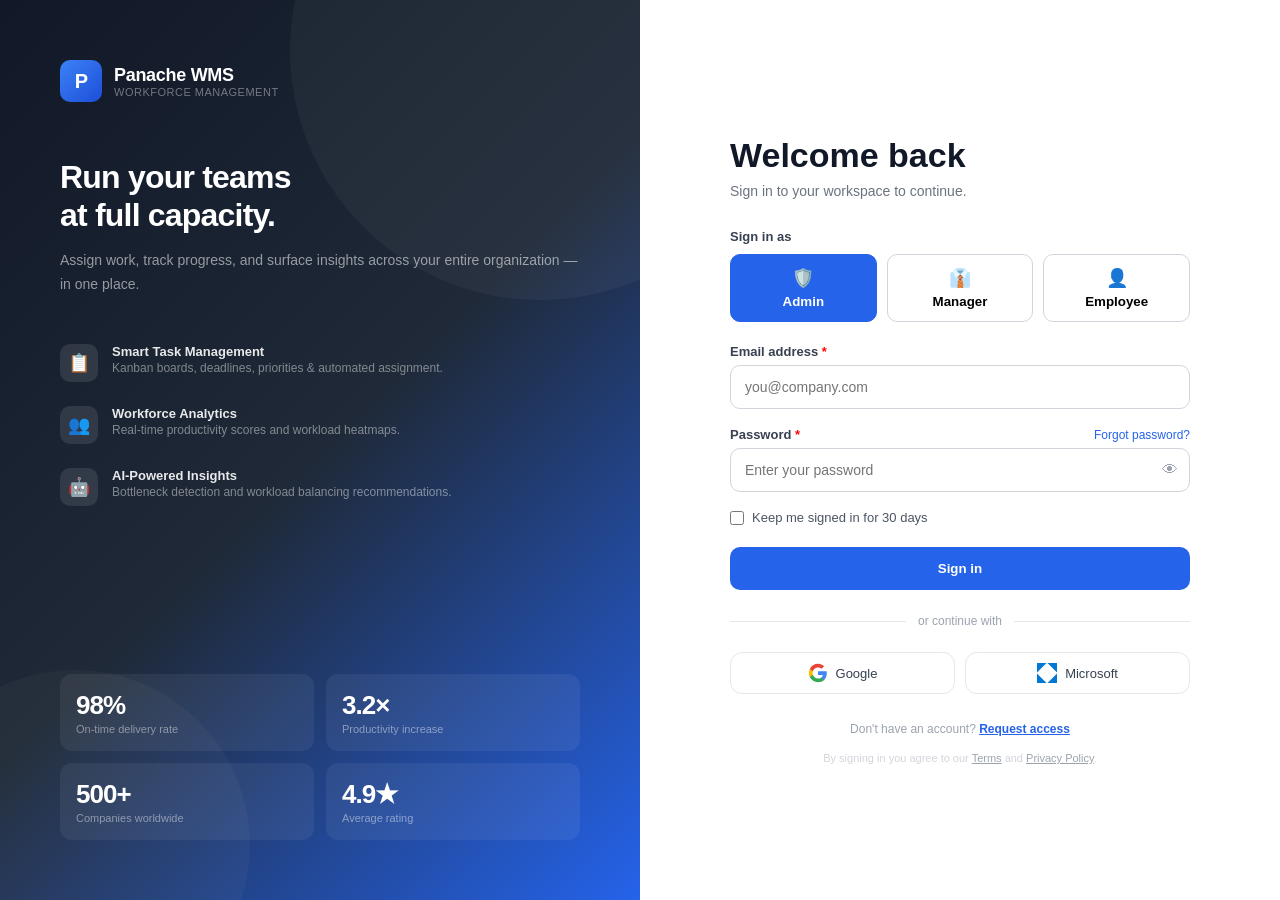
<file: index.html>
<!DOCTYPE html>
<html lang="en">
<head>
  <meta charset="UTF-8">
  <meta name="viewport" content="width=device-width,initial-scale=1">
  <title>Sign In — Panache WMS</title>
  <link rel="stylesheet" href="style.css">
  <style>
    .login-feature { display: flex; align-items: flex-start; gap: 14px; margin-bottom: 24px; }
    .login-feature-icon { width: 38px; height: 38px; border-radius: 10px; background: rgba(255,255,255,.1); display: flex; align-items: center; justify-content: center; font-size: 18px; flex-shrink: 0; }
    .login-feature-title { color: rgba(255,255,255,.9); font-size: 13px; font-weight: 600; }
    .login-feature-desc  { color: rgba(255,255,255,.45); font-size: 12px; margin-top: 2px; }
    .login-stats { display: grid; grid-template-columns: 1fr 1fr; gap: 12px; margin-top: auto; }
    .login-stat { background: rgba(255,255,255,.06); border-radius: 12px; padding: 16px; }
    .login-stat-val { color: #fff; font-size: 26px; font-weight: 800; letter-spacing: -1px; }
    .login-stat-label { color: rgba(255,255,255,.45); font-size: 11px; margin-top: 2px; }
    .sso-btn { display: flex; align-items: center; justify-content: center; gap: 8px; width: 100%; padding: 10px; border: 1.5px solid var(--gray-200); border-radius: var(--radius-md); background: #fff; font-size: 13px; font-weight: 500; color: var(--gray-700); cursor: pointer; transition: all .15s; }
    .sso-btn:hover { background: var(--gray-50); border-color: var(--gray-300); }
    .sso-icon { width: 20px; height: 20px; }
    .password-toggle { position: absolute; right: 12px; top: 50%; transform: translateY(-50%); background: none; border: none; cursor: pointer; color: var(--gray-400); font-size: 16px; }
    .input-wrap { position: relative; }
    .forgot-link { font-size: 12px; color: var(--brand-600); font-weight: 500; cursor: pointer; }
    .forgot-link:hover { text-decoration: underline; }
  </style>
</head>
<body style="background:#fff;">

<div class="login-page">

  <!-- LEFT — Branding panel -->
  <div class="login-left">
    <div style="position:relative;z-index:1;height:100%;display:flex;flex-direction:column;">
      <!-- Logo -->
      <div style="display:flex;align-items:center;gap:12px;margin-bottom:56px;">
        <div style="width:42px;height:42px;background:linear-gradient(135deg,#3B82F6,#1D4ED8);border-radius:10px;display:flex;align-items:center;justify-content:center;font-size:20px;font-weight:800;color:#fff;letter-spacing:-1px;">P</div>
        <div>
          <div style="color:#fff;font-size:18px;font-weight:700;letter-spacing:-.3px;">Panache WMS</div>
          <div style="color:rgba(255,255,255,.4);font-size:11px;letter-spacing:.5px;text-transform:uppercase;">Workforce Management</div>
        </div>
      </div>

      <h1 style="color:#fff;font-size:32px;font-weight:800;letter-spacing:-.8px;line-height:1.2;margin-bottom:14px;">
        Run your teams<br>at full capacity.
      </h1>
      <p style="color:rgba(255,255,255,.55);font-size:14px;line-height:1.7;margin-bottom:48px;">
        Assign work, track progress, and surface insights across your entire organization — in one place.
      </p>

      <!-- Features -->
      <div class="login-feature">
        <div class="login-feature-icon">📋</div>
        <div>
          <div class="login-feature-title">Smart Task Management</div>
          <div class="login-feature-desc">Kanban boards, deadlines, priorities & automated assignment.</div>
        </div>
      </div>
      <div class="login-feature">
        <div class="login-feature-icon">👥</div>
        <div>
          <div class="login-feature-title">Workforce Analytics</div>
          <div class="login-feature-desc">Real-time productivity scores and workload heatmaps.</div>
        </div>
      </div>
      <div class="login-feature">
        <div class="login-feature-icon">🤖</div>
        <div>
          <div class="login-feature-title">AI-Powered Insights</div>
          <div class="login-feature-desc">Bottleneck detection and workload balancing recommendations.</div>
        </div>
      </div>

      <!-- Stats -->
      <div class="login-stats">
        <div class="login-stat">
          <div class="login-stat-val">98%</div>
          <div class="login-stat-label">On-time delivery rate</div>
        </div>
        <div class="login-stat">
          <div class="login-stat-val">3.2×</div>
          <div class="login-stat-label">Productivity increase</div>
        </div>
        <div class="login-stat">
          <div class="login-stat-val">500+</div>
          <div class="login-stat-label">Companies worldwide</div>
        </div>
        <div class="login-stat">
          <div class="login-stat-val">4.9★</div>
          <div class="login-stat-label">Average rating</div>
        </div>
      </div>
    </div>
  </div>

  <!-- RIGHT — Login form -->
  <div class="login-right">
    <div class="login-form-wrap fade-in">

      <!-- Mobile logo -->
      <div class="login-logo" style="display:none;" id="mobile-logo">
        <div class="login-logo-icon">P</div>
        <div>
          <div style="font-size:16px;font-weight:700;color:var(--gray-900);">Panache WMS</div>
        </div>
      </div>

      <h2 class="login-heading">Welcome back</h2>
      <p class="login-subheading">Sign in to your workspace to continue.</p>

      <!-- Role selector -->
      <div style="margin-bottom:22px;">
        <label class="form-label" style="margin-bottom:10px;">Sign in as</label>
        <div class="role-selector">
          <button type="button" class="role-btn active" data-role="admin" onclick="selectRole('admin',this)">
            <span class="role-btn-icon">🛡️</span>Admin
          </button>
          <button type="button" class="role-btn" data-role="manager" onclick="selectRole('manager',this)">
            <span class="role-btn-icon">👔</span>Manager
          </button>
          <button type="button" class="role-btn" data-role="employee" onclick="selectRole('employee',this)">
            <span class="role-btn-icon">👤</span>Employee
          </button>
        </div>
      </div>

      <form id="login-form" novalidate>
        <input type="hidden" id="selected-role" value="admin">

        <div class="form-group">
          <label class="form-label">Email address <span>*</span></label>
          <input type="email" id="email" class="form-control" placeholder="you@company.com"
            data-rules='{"required":true,"email":true}' autocomplete="email">
          <div class="form-error" id="email-error"></div>
        </div>

        <div class="form-group">
          <div style="display:flex;align-items:center;justify-content:space-between;margin-bottom:6px;">
            <label class="form-label" style="margin:0;">Password <span>*</span></label>
            <span class="forgot-link" onclick="showForgot()">Forgot password?</span>
          </div>
          <div class="input-wrap">
            <input type="password" id="password" class="form-control" placeholder="Enter your password"
              data-rules='{"required":true,"minLen":6}' autocomplete="current-password">
            <button type="button" class="password-toggle" id="pwd-toggle" onclick="togglePwd()">👁</button>
          </div>
          <div class="form-error" id="password-error"></div>
        </div>

        <div style="display:flex;align-items:center;gap:8px;margin-bottom:22px;">
          <input type="checkbox" id="remember" style="width:14px;height:14px;accent-color:var(--brand-600);">
          <label for="remember" style="font-size:13px;color:var(--gray-600);cursor:pointer;">Keep me signed in for 30 days</label>
        </div>

        <button type="submit" class="btn btn-primary btn-xl w-full" id="login-btn">
          <span id="login-btn-text">Sign in</span>
          <span id="login-spinner" style="display:none;">⟳</span>
        </button>
      </form>

      <div class="login-divider"><span>or continue with</span></div>

      <div style="display:grid;grid-template-columns:1fr 1fr;gap:10px;">
        <button class="sso-btn" onclick="Toast.info('SSO coming soon.')">
          <svg class="sso-icon" viewBox="0 0 24 24"><path fill="#4285F4" d="M22.56 12.25c0-.78-.07-1.53-.2-2.25H12v4.26h5.92c-.26 1.37-1.04 2.53-2.21 3.31v2.77h3.57c2.08-1.92 3.28-4.74 3.28-8.09z"/><path fill="#34A853" d="M12 23c2.97 0 5.46-.98 7.28-2.66l-3.57-2.77c-.98.66-2.23 1.06-3.71 1.06-2.86 0-5.29-1.93-6.16-4.53H2.18v2.84C3.99 20.53 7.7 23 12 23z"/><path fill="#FBBC05" d="M5.84 14.09c-.22-.66-.35-1.36-.35-2.09s.13-1.43.35-2.09V7.07H2.18C1.43 8.55 1 10.22 1 12s.43 3.45 1.18 4.93l2.85-2.22.81-.62z"/><path fill="#EA4335" d="M12 5.38c1.62 0 3.06.56 4.21 1.64l3.15-3.15C17.45 2.09 14.97 1 12 1 7.7 1 3.99 3.47 2.18 7.07l3.66 2.84c.87-2.6 3.3-4.53 6.16-4.53z"/></svg>
          Google
        </button>
        <button class="sso-btn" onclick="Toast.info('SSO coming soon.')">
          <svg class="sso-icon" viewBox="0 0 24 24"><path fill="#0078D4" d="M11.4 24H0V12.6L11.4 24zm1.2 0L24 12.6V24H12.6zM0 11.4V0h11.4L0 11.4zm12.6-11.4H24v11.4L12.6 0z"/></svg>
          Microsoft
        </button>
      </div>

      <p style="text-align:center;margin-top:28px;font-size:12px;color:var(--gray-400);">
        Don't have an account? <a href="#" style="color:var(--brand-600);font-weight:600;" onclick="Toast.info('Contact your administrator to create an account.')">Request access</a>
      </p>
      <p style="text-align:center;margin-top:16px;font-size:11px;color:var(--gray-300);">
        By signing in you agree to our <a href="#" style="color:var(--gray-400);">Terms</a> and <a href="#" style="color:var(--gray-400);">Privacy Policy</a>.
      </p>
    </div>
  </div>
</div>

<!-- Forgot Password Modal -->
<div class="modal-overlay" id="forgot-modal">
  <div class="modal" style="max-width:400px;">
    <div class="modal-header">
      <div>
        <div class="modal-title">Reset your password</div>
        <p style="font-size:12px;color:var(--gray-500);margin-top:4px;">We'll send a reset link to your email.</p>
      </div>
      <button class="modal-close" onclick="Modal.close('forgot-modal')">✕</button>
    </div>
    <div class="modal-body">
      <div class="form-group">
        <label class="form-label">Email address</label>
        <input type="email" id="forgot-email" class="form-control" placeholder="you@company.com">
      </div>
    </div>
    <div class="modal-footer">
      <button class="btn btn-secondary" onclick="Modal.close('forgot-modal')">Cancel</button>
      <button class="btn btn-primary" onclick="submitForgot()">Send reset link</button>
    </div>
  </div>
</div>

<div class="toast-container" id="toast-container"></div>

<script src="app.js"></script>
<script>
  let selectedRole = 'admin';

  function selectRole(role, btn) {
    selectedRole = role;
    document.getElementById('selected-role').value = role;
    document.querySelectorAll('.role-btn').forEach(b => b.classList.remove('active'));
    btn.classList.add('active');
  }

  function togglePwd() {
    const inp = document.getElementById('password');
    inp.type = inp.type === 'password' ? 'text' : 'password';
  }

  function showForgot() { Modal.open('forgot-modal'); }

  async function submitForgot() {
    const email = document.getElementById('forgot-email').value.trim();
    if (!email) { Toast.error('Enter your email address.'); return; }
    try {
      // await API.forgotPassword(email);
      Toast.success('Reset link sent! Check your email.');
      Modal.close('forgot-modal');
    } catch (e) {
      Toast.error('Could not send reset link. Try again.');
    }
  }

  document.getElementById("login-form").addEventListener("submit", function(e){

    e.preventDefault();

    const role =
    document.getElementById("selected-role").value;

    if(role === "admin"){

        window.location.href =
        "admin-dashboard.html";

    }

    else if(role === "manager"){

        window.location.href =
        "manager-dashboard.html";

    }

    else{

        window.location.href =
        "employee-dashboard.html";

    }

});

  // Mobile logo
  if (window.innerWidth < 900) document.getElementById('mobile-logo').style.display = 'flex';
</script>
</body>
</html>
</file>
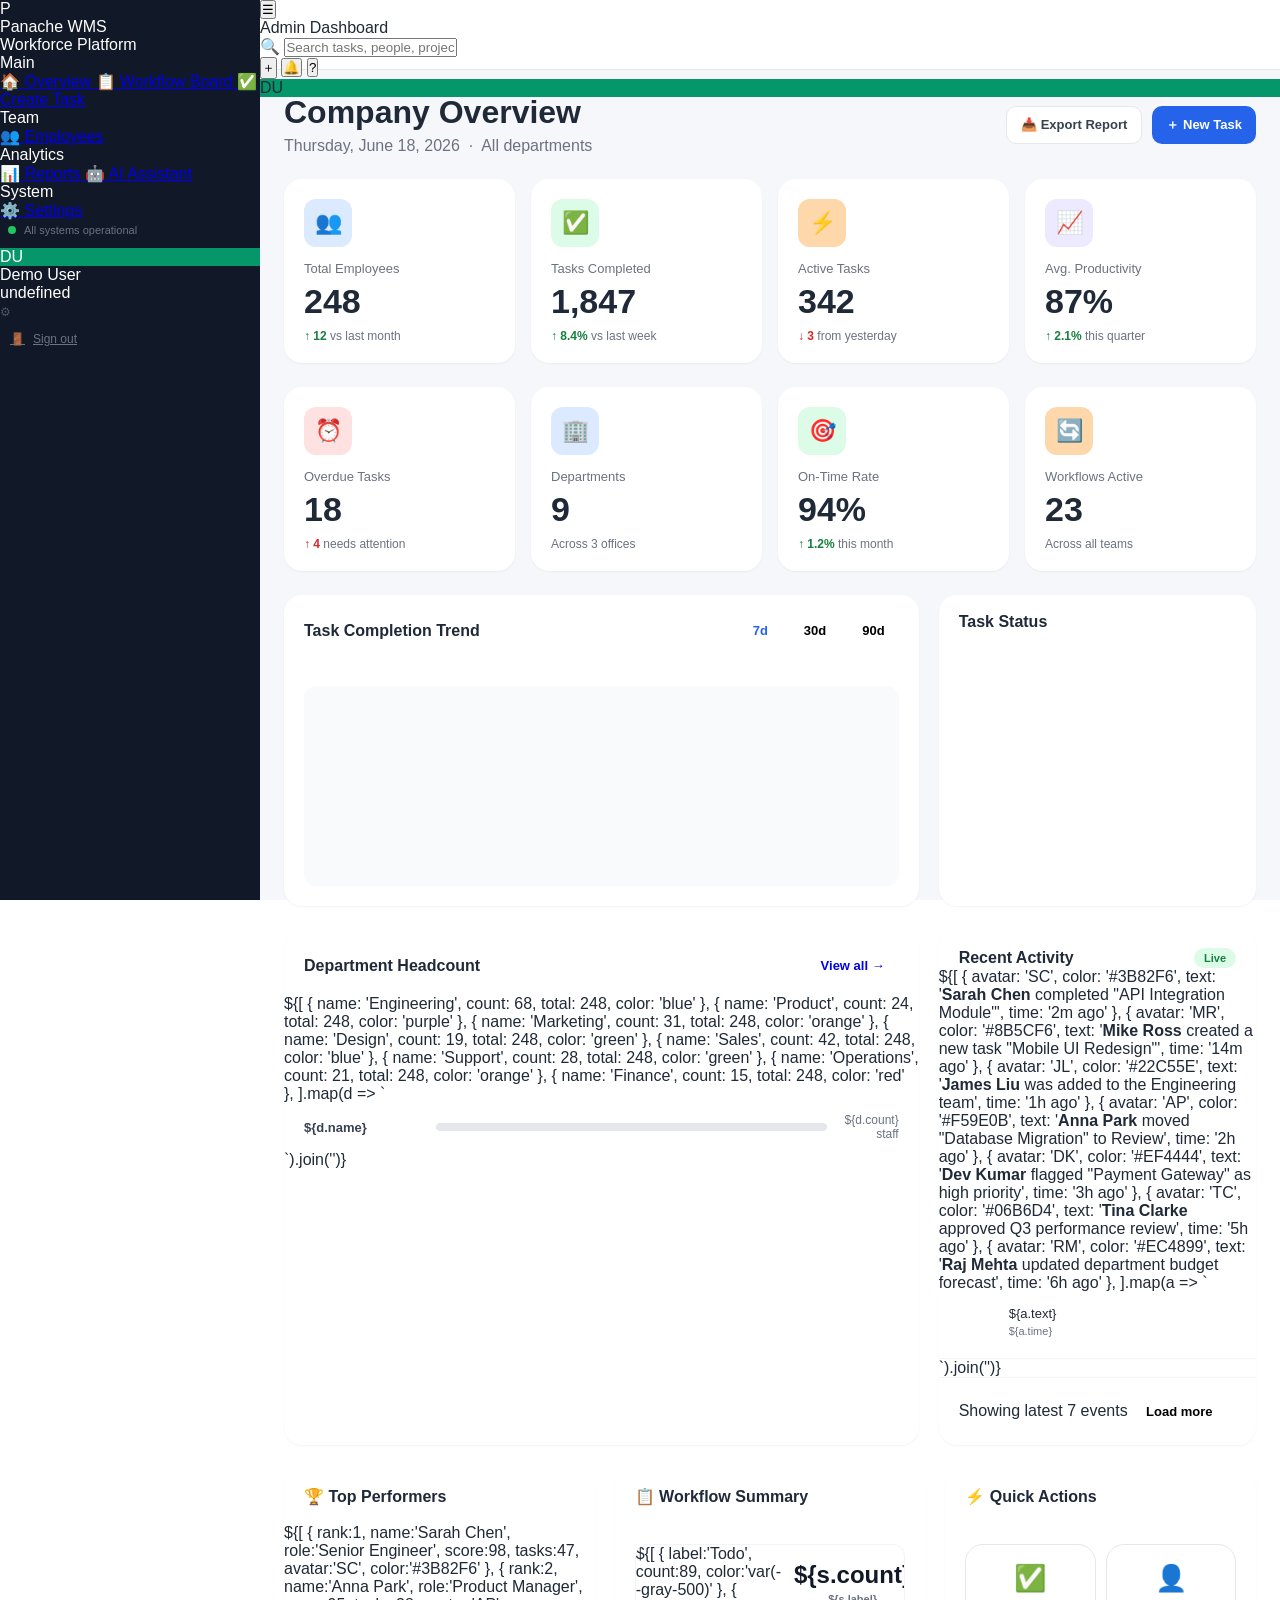
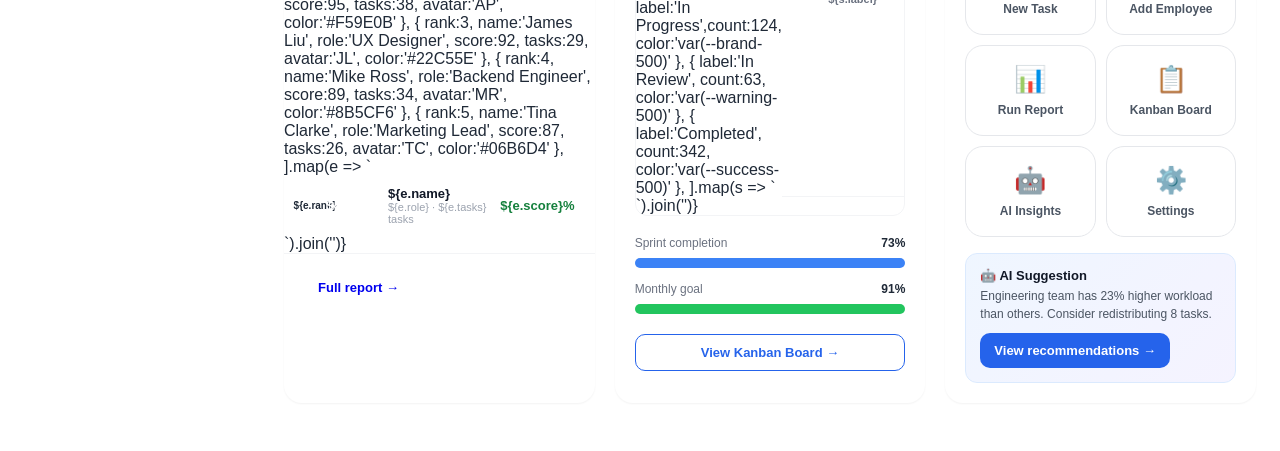
<file: admin-dashboard.html>
<!DOCTYPE html>
<html lang="en">
<head>
  <meta charset="UTF-8">
  <meta name="viewport" content="width=device-width,initial-scale=1">
  <title>Admin Dashboard — Panache WMS</title>
  <link rel="stylesheet" href="style.css">
  <style>
    .quick-action-grid { display: grid; grid-template-columns: repeat(4,1fr); gap: 12px; }
    .quick-action {
      display: flex; flex-direction: column; align-items: center; gap: 8px;
      padding: 18px 12px; border-radius: var(--radius-lg);
      border: 1px solid var(--gray-200); background: #fff;
      cursor: pointer; transition: all .2s; font-size: 12px; font-weight: 600; color: var(--gray-600);
      text-decoration: none;
    }
    .quick-action:hover { border-color: var(--brand-400); color: var(--brand-700); background: var(--brand-50); transform: translateY(-2px); box-shadow: var(--shadow-md); }
    .quick-action-icon { font-size: 26px; }
    .dept-row { display: flex; align-items: center; gap: 12px; padding: 10px 20px; border-bottom: 1px solid var(--gray-100); }
    .dept-row:last-child { border-bottom: none; }
    .dept-name { font-size: 13px; font-weight: 600; color: var(--gray-700); width: 120px; flex-shrink: 0; }
    .dept-bar-wrap { flex: 1; }
    .dept-count { font-size: 12px; color: var(--gray-500); width: 60px; text-align: right; flex-shrink: 0; }
    .top-employee { display: flex; align-items: center; gap: 12px; padding: 10px 20px; border-bottom: 1px solid var(--gray-100); }
    .top-employee:last-child { border-bottom: none; }
    .rank-badge { width: 22px; height: 22px; border-radius: 50%; display: flex; align-items: center; justify-content: center; font-size: 10px; font-weight: 800; flex-shrink: 0; }
    .rank-1 { background: #FEF3C7; color: #92400E; }
    .rank-2 { background: var(--gray-100); color: var(--gray-600); }
    .rank-3 { background: #FEF3C7; color: var(--warning-700); }
    .wf-stat { text-align: center; padding: 16px 12px; }
    .wf-stat-num { font-size: 24px; font-weight: 800; color: var(--gray-900); }
    .wf-stat-label { font-size: 11px; color: var(--gray-500); margin-top: 4px; font-weight: 600; }
  </style>
</head>
<body>
<div class="app-shell">
  <nav class="sidebar"></nav>
  <div class="sidebar-overlay" id="sidebar-overlay"></div>
  <header class="topbar"></header>
  <main class="main-content fade-in">

    <!-- Page Header -->
    <div class="flex-between mb-24">
      <div class="page-header" style="margin:0;">
        <h1 class="page-title">Company Overview</h1>
        <p class="page-subtitle">Thursday, June 18, 2026 &nbsp;·&nbsp; All departments</p>
      </div>
      <div style="display:flex;gap:10px;">
        <button class="btn btn-secondary btn-sm">📥 Export Report</button>
        <a href="create-task.html" class="btn btn-primary btn-sm">＋ New Task</a>
      </div>
    </div>

    <!-- KPI Cards -->
    <div class="kpi-grid section-gap">
      <div class="kpi-card blue">
        <div class="kpi-icon blue">👥</div>
        <div class="kpi-label">Total Employees</div>
        <div class="kpi-value">248</div>
        <div class="kpi-meta"><span class="kpi-change up">↑ 12</span> vs last month</div>
      </div>
      <div class="kpi-card green">
        <div class="kpi-icon green">✅</div>
        <div class="kpi-label">Tasks Completed</div>
        <div class="kpi-value">1,847</div>
        <div class="kpi-meta"><span class="kpi-change up">↑ 8.4%</span> vs last week</div>
      </div>
      <div class="kpi-card orange">
        <div class="kpi-icon orange">⚡</div>
        <div class="kpi-label">Active Tasks</div>
        <div class="kpi-value">342</div>
        <div class="kpi-meta"><span class="kpi-change down">↓ 3</span> from yesterday</div>
      </div>
      <div class="kpi-card purple">
        <div class="kpi-icon purple">📈</div>
        <div class="kpi-label">Avg. Productivity</div>
        <div class="kpi-value">87%</div>
        <div class="kpi-meta"><span class="kpi-change up">↑ 2.1%</span> this quarter</div>
      </div>
    </div>

    <!-- Second row KPIs -->
    <div style="display:grid;grid-template-columns:repeat(4,1fr);gap:16px;" class="section-gap">
      <div class="kpi-card red">
        <div class="kpi-icon red">⏰</div>
        <div class="kpi-label">Overdue Tasks</div>
        <div class="kpi-value">18</div>
        <div class="kpi-meta"><span class="kpi-change down">↑ 4</span> needs attention</div>
      </div>
      <div class="kpi-card blue">
        <div class="kpi-icon blue">🏢</div>
        <div class="kpi-label">Departments</div>
        <div class="kpi-value">9</div>
        <div class="kpi-meta">Across 3 offices</div>
      </div>
      <div class="kpi-card green">
        <div class="kpi-icon green">🎯</div>
        <div class="kpi-label">On-Time Rate</div>
        <div class="kpi-value">94%</div>
        <div class="kpi-meta"><span class="kpi-change up">↑ 1.2%</span> this month</div>
      </div>
      <div class="kpi-card orange">
        <div class="kpi-icon orange">🔄</div>
        <div class="kpi-label">Workflows Active</div>
        <div class="kpi-value">23</div>
        <div class="kpi-meta">Across all teams</div>
      </div>
    </div>

    <!-- Charts Row -->
    <div class="grid-2-1 section-gap">
      <!-- Task Completion Trend -->
      <div class="card">
        <div class="card-header">
          <h3 class="card-title">Task Completion Trend</h3>
          <div style="display:flex;gap:8px;">
            <button class="btn btn-ghost btn-sm" onclick="setRange(this,'7d')" style="color:var(--brand-600);">7d</button>
            <button class="btn btn-ghost btn-sm" onclick="setRange(this,'30d')">30d</button>
            <button class="btn btn-ghost btn-sm" onclick="setRange(this,'90d')">90d</button>
          </div>
        </div>
        <div class="card-body">
          <div id="task-bar-chart" class="chart-placeholder" style="height:200px;"></div>
        </div>
      </div>

      <!-- Task Status Donut -->
      <div class="card">
        <div class="card-header"><h3 class="card-title">Task Status</h3></div>
        <div class="card-body">
          <div id="task-donut"></div>
        </div>
      </div>
    </div>

    <!-- Middle Row: Departments + Activity -->
    <div class="grid-2-1 section-gap">
      <!-- Department Stats -->
      <div class="card">
        <div class="card-header" style="padding-bottom:12px;">
          <h3 class="card-title">Department Headcount</h3>
          <a href="employee-management.html" class="btn btn-ghost btn-sm">View all →</a>
        </div>
        <div class="card-body-p0">
          <div id="dept-list">
            ${[
              { name: 'Engineering',  count: 68, total: 248, color: 'blue' },
              { name: 'Product',      count: 24, total: 248, color: 'purple' },
              { name: 'Marketing',    count: 31, total: 248, color: 'orange' },
              { name: 'Design',       count: 19, total: 248, color: 'green' },
              { name: 'Sales',        count: 42, total: 248, color: 'blue' },
              { name: 'Support',      count: 28, total: 248, color: 'green' },
              { name: 'Operations',   count: 21, total: 248, color: 'orange' },
              { name: 'Finance',      count: 15, total: 248, color: 'red' },
            ].map(d => `
              <div class="dept-row">
                <div class="dept-name">${d.name}</div>
                <div class="dept-bar-wrap">
                  <div class="progress-bar" style="height:8px;">
                    <div class="progress-fill ${d.color}" data-pct="${Math.round(d.count/d.total*100)}"></div>
                  </div>
                </div>
                <div class="dept-count">${d.count} staff</div>
              </div>
            `).join('')}
          </div>
        </div>
      </div>

      <!-- Activity Feed -->
      <div class="card">
        <div class="card-header" style="padding-bottom:0;">
          <h3 class="card-title">Recent Activity</h3>
          <span class="badge badge-green">Live</span>
        </div>
        <div class="card-body-p0">
          <div class="activity-feed" id="activity-feed">
            ${[
              { avatar: 'SC', color: '#3B82F6', text: '<strong>Sarah Chen</strong> completed "API Integration Module"', time: '2m ago' },
              { avatar: 'MR', color: '#8B5CF6', text: '<strong>Mike Ross</strong> created a new task "Mobile UI Redesign"', time: '14m ago' },
              { avatar: 'JL', color: '#22C55E', text: '<strong>James Liu</strong> was added to the Engineering team', time: '1h ago' },
              { avatar: 'AP', color: '#F59E0B', text: '<strong>Anna Park</strong> moved "Database Migration" to Review', time: '2h ago' },
              { avatar: 'DK', color: '#EF4444', text: '<strong>Dev Kumar</strong> flagged "Payment Gateway" as high priority', time: '3h ago' },
              { avatar: 'TC', color: '#06B6D4', text: '<strong>Tina Clarke</strong> approved Q3 performance review', time: '5h ago' },
              { avatar: 'RM', color: '#EC4899', text: '<strong>Raj Mehta</strong> updated department budget forecast', time: '6h ago' },
            ].map(a => `
              <div class="activity-item">
                <div class="activity-avatar" style="background:${a.color}">${a.avatar}</div>
                <div class="activity-body">
                  <div class="activity-text">${a.text}</div>
                  <div class="activity-time">${a.time}</div>
                </div>
              </div>
            `).join('')}
          </div>
        </div>
        <div class="card-footer">
          <span class="text-muted">Showing latest 7 events</span>
          <button class="btn btn-ghost btn-sm">Load more</button>
        </div>
      </div>
    </div>

    <!-- Bottom Row: Top Performers + Workflow + Quick Actions -->
    <div class="grid-3 section-gap">
      <!-- Top Performers -->
      <div class="card">
        <div class="card-header"><h3 class="card-title">🏆 Top Performers</h3></div>
        <div class="card-body-p0">
          ${[
            { rank:1, name:'Sarah Chen',    role:'Senior Engineer',    score:98, tasks:47, avatar:'SC', color:'#3B82F6' },
            { rank:2, name:'Anna Park',     role:'Product Manager',    score:95, tasks:38, avatar:'AP', color:'#F59E0B' },
            { rank:3, name:'James Liu',     role:'UX Designer',        score:92, tasks:29, avatar:'JL', color:'#22C55E' },
            { rank:4, name:'Mike Ross',     role:'Backend Engineer',   score:89, tasks:34, avatar:'MR', color:'#8B5CF6' },
            { rank:5, name:'Tina Clarke',   role:'Marketing Lead',     score:87, tasks:26, avatar:'TC', color:'#06B6D4' },
          ].map(e => `
            <div class="top-employee">
              <div class="rank-badge rank-${Math.min(e.rank,3)}">${e.rank}</div>
              <div class="activity-avatar" style="background:${e.color}">${e.avatar}</div>
              <div style="flex:1;min-width:0;">
                <div style="font-size:13px;font-weight:600;color:var(--gray-900);">${e.name}</div>
                <div style="font-size:11px;color:var(--gray-400);">${e.role} · ${e.tasks} tasks</div>
              </div>
              <div style="font-size:13px;font-weight:700;color:var(--success-700);">${e.score}%</div>
            </div>
          `).join('')}
        </div>
        <div class="card-footer">
          <a href="reports.html" class="btn btn-ghost btn-sm">Full report →</a>
        </div>
      </div>

      <!-- Workflow Stats -->
      <div class="card">
        <div class="card-header"><h3 class="card-title">📋 Workflow Summary</h3></div>
        <div class="card-body">
          <div style="display:grid;grid-template-columns:1fr 1fr;gap:0;border:1px solid var(--gray-100);border-radius:var(--radius-md);overflow:hidden;">
            ${[
              { label:'Todo',       count:89,  color:'var(--gray-500)' },
              { label:'In Progress',count:124, color:'var(--brand-500)' },
              { label:'In Review',  count:63,  color:'var(--warning-500)' },
              { label:'Completed',  count:342, color:'var(--success-500)' },
            ].map(s => `
              <div class="wf-stat" style="border-right:1px solid var(--gray-100);border-bottom:1px solid var(--gray-100);">
                <div class="wf-stat-num" style="color:${s.color}">${s.count}</div>
                <div class="wf-stat-label">${s.label}</div>
              </div>
            `).join('')}
          </div>
          <div style="margin-top:20px;">
            <div class="flex-between mb-8">
              <span style="font-size:12px;color:var(--gray-500);">Sprint completion</span>
              <span style="font-size:12px;font-weight:700;color:var(--gray-800);">73%</span>
            </div>
            <div class="progress-bar" style="height:10px;">
              <div class="progress-fill blue" data-pct="73"></div>
            </div>
          </div>
          <div style="margin-top:14px;">
            <div class="flex-between mb-8">
              <span style="font-size:12px;color:var(--gray-500);">Monthly goal</span>
              <span style="font-size:12px;font-weight:700;color:var(--gray-800);">91%</span>
            </div>
            <div class="progress-bar" style="height:10px;">
              <div class="progress-fill green" data-pct="91"></div>
            </div>
          </div>
          <div style="margin-top:20px;text-align:center;">
            <a href="workflow-board.html" class="btn btn-outline-primary btn-sm w-full">View Kanban Board →</a>
          </div>
        </div>
      </div>

      <!-- Quick Actions -->
      <div class="card">
        <div class="card-header"><h3 class="card-title">⚡ Quick Actions</h3></div>
        <div class="card-body">
          <div style="display:grid;grid-template-columns:1fr 1fr;gap:10px;">
            <a href="create-task.html" class="quick-action">
              <span class="quick-action-icon">✅</span>New Task
            </a>
            <a href="employee-management.html" class="quick-action">
              <span class="quick-action-icon">👤</span>Add Employee
            </a>
            <a href="reports.html" class="quick-action">
              <span class="quick-action-icon">📊</span>Run Report
            </a>
            <a href="workflow-board.html" class="quick-action">
              <span class="quick-action-icon">📋</span>Kanban Board
            </a>
            <a href="ai-assistant.html" class="quick-action">
              <span class="quick-action-icon">🤖</span>AI Insights
            </a>
            <a href="settings.html" class="quick-action">
              <span class="quick-action-icon">⚙️</span>Settings
            </a>
          </div>
          <div style="margin-top:16px;padding:14px;background:linear-gradient(135deg,var(--brand-50),var(--purple-50));border-radius:var(--radius-md);border:1px solid var(--brand-100);">
            <div style="font-size:13px;font-weight:700;color:var(--gray-900);margin-bottom:4px;">🤖 AI Suggestion</div>
            <div style="font-size:12px;color:var(--gray-600);line-height:1.5;">Engineering team has 23% higher workload than others. Consider redistributing 8 tasks.</div>
            <a href="ai-assistant.html" class="btn btn-primary btn-sm" style="margin-top:10px;">View recommendations →</a>
          </div>
        </div>
      </div>
    </div>

  </main>
</div>

<div class="toast-container" id="toast-container"></div>

<script src="app.js"></script>
<script src="shell.js"></script>
<script>
  renderShell({ role: Auth.getRole(), page: 'admin-dashboard.html', title: 'Admin Dashboard' });

  // Charts
  Charts.renderBars('task-bar-chart', [
    {label:'Mon', value:42},{label:'Tue', value:67},{label:'Wed', value:51},{label:'Thu', value:88},
    {label:'Fri', value:73},{label:'Sat', value:29},{label:'Sun', value:34},
  ], { colors: ['linear-gradient(180deg,#60A5FA,#2563EB)'] });

  Charts.renderDonut('task-donut', [
    { label: 'Completed', value: 342, color: '#22C55E' },
    { label: 'In Progress', value: 124, color: '#3B82F6' },
    { label: 'Todo', value: 89, color: '#D1D5DB' },
    { label: 'In Review', value: 63, color: '#F59E0B' },
  ], { centerLabel: true });

  function setRange(btn, range) {
    document.querySelectorAll('.card-header .btn-ghost').forEach(b => b.style.color = '');
    btn.style.color = 'var(--brand-600)';
    const data = {
      '7d':  [{label:'Mon',value:42},{label:'Tue',value:67},{label:'Wed',value:51},{label:'Thu',value:88},{label:'Fri',value:73},{label:'Sat',value:29},{label:'Sun',value:34}],
      '30d': [{label:'W1',value:180},{label:'W2',value:220},{label:'W3',value:195},{label:'W4',value:267}],
      '90d': [{label:'Apr',value:680},{label:'May',value:820},{label:'Jun',value:940}],
    };
    Charts.renderBars('task-bar-chart', data[range] || data['7d'], { colors: ['linear-gradient(180deg,#60A5FA,#2563EB)'] });
  }
</script>
</body>
</html>
</file>
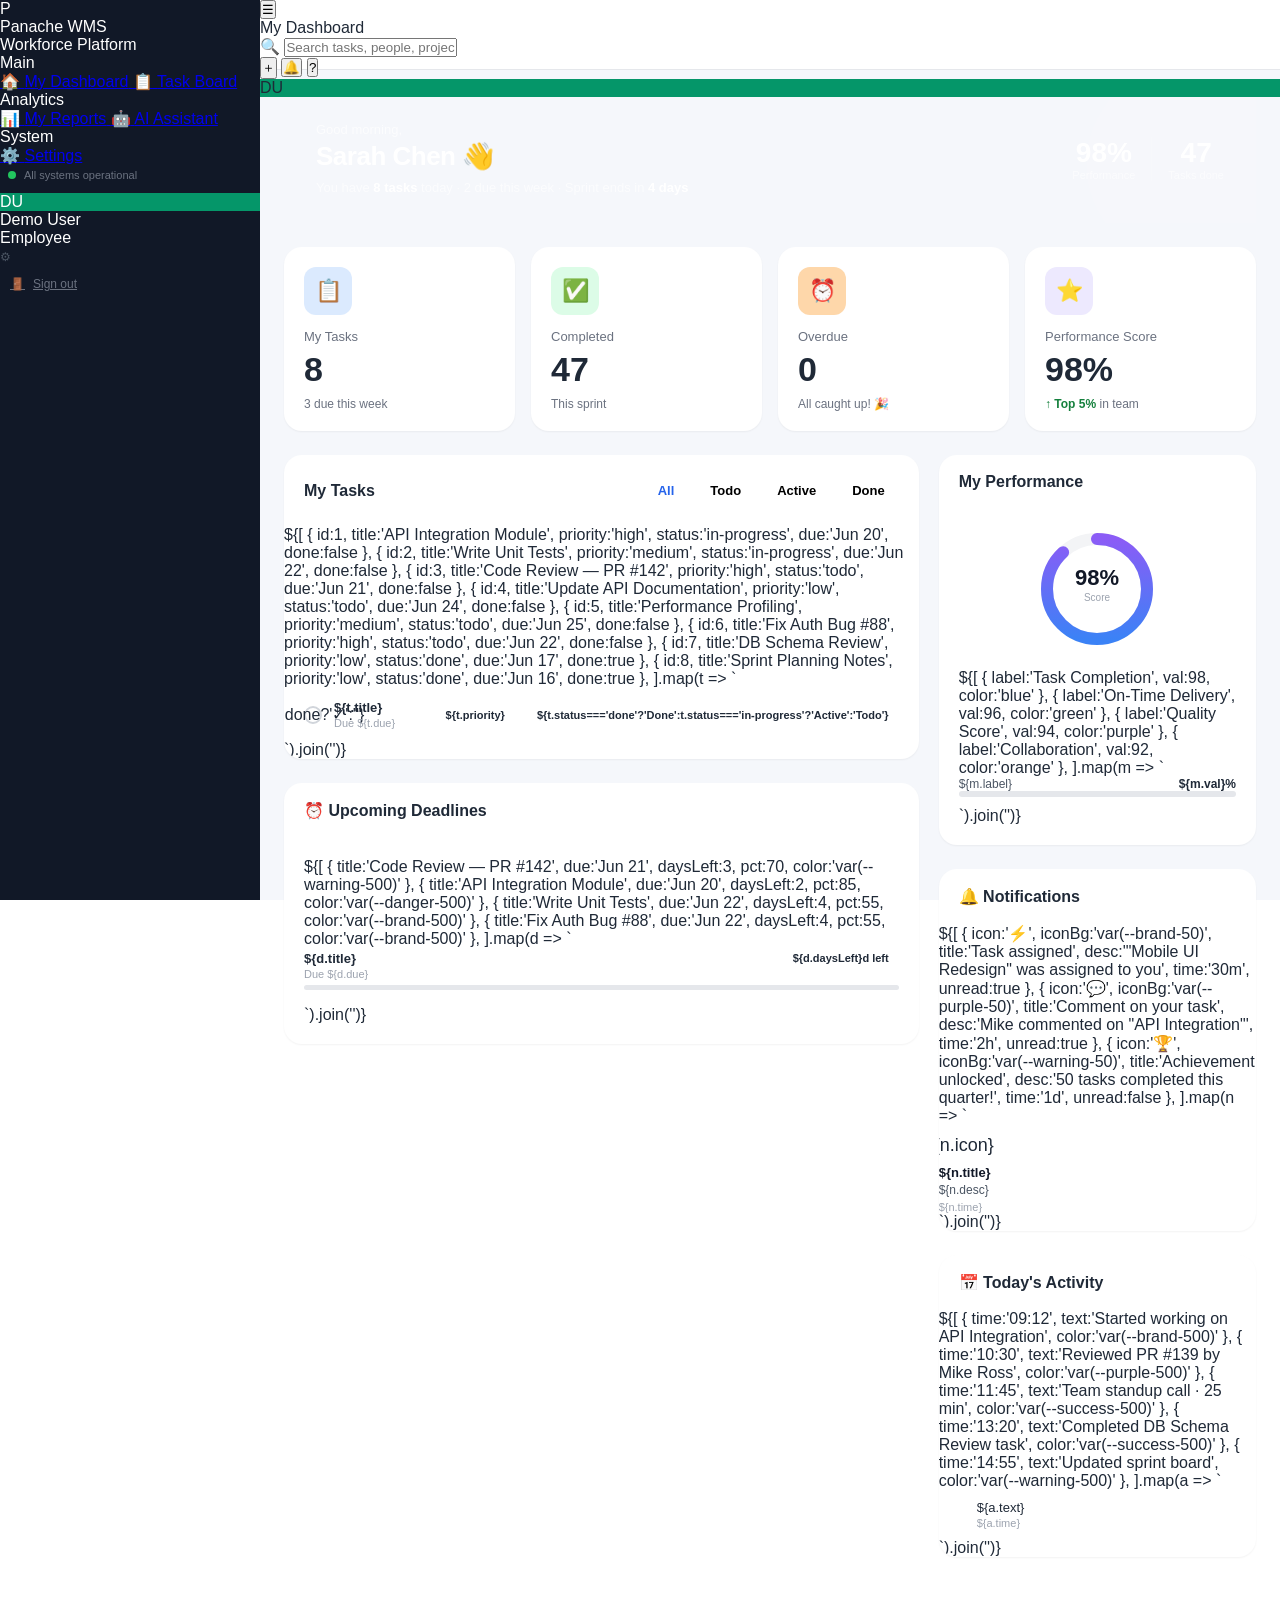
<file: employee-dashboard.html>
<!DOCTYPE html>
<html lang="en">
<head>
  <meta charset="UTF-8">
  <meta name="viewport" content="width=device-width,initial-scale=1">
  <title>My Dashboard — Panache WMS</title>
  <link rel="stylesheet" href="style.css">
  <style>
    .my-task-item { display: flex; align-items: center; gap: 12px; padding: 12px 20px; border-bottom: 1px solid var(--gray-100); transition: background .1s; cursor: pointer; }
    .my-task-item:hover { background: var(--gray-50); }
    .my-task-item:last-child { border-bottom: none; }
    .task-check { width: 18px; height: 18px; border-radius: 50%; border: 2px solid var(--gray-300); flex-shrink: 0; display: flex; align-items: center; justify-content: center; cursor: pointer; transition: all .15s; }
    .task-check.done { background: var(--success-500); border-color: var(--success-500); color: #fff; font-size: 10px; }
    .task-check:hover { border-color: var(--brand-400); }
    .deadline-bar { position: relative; height: 4px; background: var(--gray-200); border-radius: 99px; margin-top: 4px; }
    .deadline-fill { position: absolute; top: 0; left: 0; height: 100%; border-radius: 99px; }
    .perf-ring { display: flex; flex-direction: column; align-items: center; gap: 4px; }
    .daily-activity-item { display: flex; align-items: flex-start; gap: 10px; padding: 10px 20px; border-bottom: 1px solid var(--gray-100); }
    .daily-activity-item:last-child { border-bottom: none; }
    .timeline-dot { width: 8px; height: 8px; border-radius: 50%; flex-shrink: 0; margin-top: 5px; }
  </style>
</head>
<body>
<div class="app-shell">
  <nav class="sidebar"></nav>
  <div class="sidebar-overlay" id="sidebar-overlay"></div>
  <header class="topbar"></header>
  <main class="main-content fade-in">

    <!-- Greeting banner -->
    <div style="background:linear-gradient(135deg,var(--brand-700),var(--brand-900));border-radius:var(--radius-xl);padding:28px 32px;margin-bottom:24px;position:relative;overflow:hidden;">
      <div style="position:absolute;top:-30px;right:-30px;width:200px;height:200px;border-radius:50%;background:rgba(255,255,255,.05);"></div>
      <div style="position:absolute;bottom:-40px;right:120px;width:150px;height:150px;border-radius:50%;background:rgba(255,255,255,.04);"></div>
      <div style="position:relative;">
        <div style="color:rgba(255,255,255,.7);font-size:13px;font-weight:500;">Good morning,</div>
        <div style="color:#fff;font-size:26px;font-weight:800;letter-spacing:-.5px;margin:4px 0 8px;">Sarah Chen 👋</div>
        <div style="color:rgba(255,255,255,.65);font-size:13px;">You have <strong style="color:#fff;">8 tasks</strong> today · 2 due this week · Sprint ends in <strong style="color:#fff;">4 days</strong></div>
      </div>
      <div style="position:absolute;right:32px;top:50%;transform:translateY(-50%);display:flex;gap:16px;">
        <div style="text-align:center;">
          <div style="font-size:28px;font-weight:800;color:#fff;">98%</div>
          <div style="font-size:11px;color:rgba(255,255,255,.6);">Performance</div>
        </div>
        <div style="width:1px;background:rgba(255,255,255,.2);"></div>
        <div style="text-align:center;">
          <div style="font-size:28px;font-weight:800;color:#fff;">47</div>
          <div style="font-size:11px;color:rgba(255,255,255,.6);">Tasks done</div>
        </div>
      </div>
    </div>

    <!-- KPIs -->
    <div class="kpi-grid section-gap">
      <div class="kpi-card blue">
        <div class="kpi-icon blue">📋</div>
        <div class="kpi-label">My Tasks</div>
        <div class="kpi-value">8</div>
        <div class="kpi-meta">3 due this week</div>
      </div>
      <div class="kpi-card green">
        <div class="kpi-icon green">✅</div>
        <div class="kpi-label">Completed</div>
        <div class="kpi-value">47</div>
        <div class="kpi-meta">This sprint</div>
      </div>
      <div class="kpi-card orange">
        <div class="kpi-icon orange">⏰</div>
        <div class="kpi-label">Overdue</div>
        <div class="kpi-value">0</div>
        <div class="kpi-meta">All caught up! 🎉</div>
      </div>
      <div class="kpi-card purple">
        <div class="kpi-icon purple">⭐</div>
        <div class="kpi-label">Performance Score</div>
        <div class="kpi-value">98%</div>
        <div class="kpi-meta"><span class="kpi-change up">↑ Top 5%</span> in team</div>
      </div>
    </div>

    <div class="grid-2-1 section-gap">
      <!-- My Tasks -->
      <div>
        <div class="card section-gap">
          <div class="card-header">
            <h3 class="card-title">My Tasks</h3>
            <div style="display:flex;gap:8px;">
              <button class="btn btn-ghost btn-sm task-filter-btn active" onclick="filterMyTasks('all',this)">All</button>
              <button class="btn btn-ghost btn-sm task-filter-btn" onclick="filterMyTasks('todo',this)">Todo</button>
              <button class="btn btn-ghost btn-sm task-filter-btn" onclick="filterMyTasks('in-progress',this)">Active</button>
              <button class="btn btn-ghost btn-sm task-filter-btn" onclick="filterMyTasks('done',this)">Done</button>
            </div>
          </div>
          <div class="card-body-p0" id="my-tasks-list">
            ${[
              { id:1, title:'API Integration Module',    priority:'high',   status:'in-progress', due:'Jun 20', done:false },
              { id:2, title:'Write Unit Tests',           priority:'medium', status:'in-progress', due:'Jun 22', done:false },
              { id:3, title:'Code Review — PR #142',      priority:'high',   status:'todo',        due:'Jun 21', done:false },
              { id:4, title:'Update API Documentation',   priority:'low',    status:'todo',        due:'Jun 24', done:false },
              { id:5, title:'Performance Profiling',      priority:'medium', status:'todo',        due:'Jun 25', done:false },
              { id:6, title:'Fix Auth Bug #88',           priority:'high',   status:'todo',        due:'Jun 22', done:false },
              { id:7, title:'DB Schema Review',           priority:'low',    status:'done',        due:'Jun 17', done:true  },
              { id:8, title:'Sprint Planning Notes',      priority:'low',    status:'done',        due:'Jun 16', done:true  },
            ].map(t => `
              <div class="my-task-item" data-status="${t.status}">
                <div class="task-check ${t.done?'done':''}" onclick="toggleTask(this)">${t.done?'✓':''}</div>
                <div style="flex:1;min-width:0;">
                  <div style="font-size:13px;font-weight:600;color:var(--gray-${t.done?'400':'900'});text-decoration:${t.done?'line-through':'none'};">${t.title}</div>
                  <div style="font-size:11px;color:var(--gray-400);margin-top:2px;">Due ${t.due}</div>
                </div>
                <span class="badge badge-${t.priority==='high'?'red':t.priority==='medium'?'orange':'gray'}">
                  <span class="priority-dot dot-${t.priority}"></span>${t.priority}
                </span>
                <span class="badge badge-${t.status==='done'?'green':t.status==='in-progress'?'blue':'gray'}" style="min-width:80px;justify-content:center;">
                  ${t.status==='done'?'Done':t.status==='in-progress'?'Active':'Todo'}
                </span>
              </div>
            `).join('')}
          </div>
        </div>

        <!-- Upcoming Deadlines -->
        <div class="card">
          <div class="card-header"><h3 class="card-title">⏰ Upcoming Deadlines</h3></div>
          <div class="card-body">
            ${[
              { title:'Code Review — PR #142', due:'Jun 21', daysLeft:3, pct:70, color:'var(--warning-500)' },
              { title:'API Integration Module', due:'Jun 20', daysLeft:2, pct:85, color:'var(--danger-500)' },
              { title:'Write Unit Tests', due:'Jun 22', daysLeft:4, pct:55, color:'var(--brand-500)' },
              { title:'Fix Auth Bug #88', due:'Jun 22', daysLeft:4, pct:55, color:'var(--brand-500)' },
            ].map(d => `
              <div style="margin-bottom:16px;">
                <div class="flex-between mb-4">
                  <span style="font-size:13px;font-weight:600;color:var(--gray-800);">${d.title}</span>
                  <span class="badge badge-${d.daysLeft<=2?'red':d.daysLeft<=4?'orange':'gray'}">${d.daysLeft}d left</span>
                </div>
                <div style="font-size:11px;color:var(--gray-400);margin-bottom:5px;">Due ${d.due}</div>
                <div class="progress-bar" style="height:5px;">
                  <div class="progress-fill" style="height:5px;width:${d.pct}%;background:${d.color};border-radius:99px;"></div>
                </div>
              </div>
            `).join('')}
          </div>
        </div>
      </div>

      <!-- Right col -->
      <div>
        <!-- Performance Score -->
        <div class="card section-gap">
          <div class="card-header"><h3 class="card-title">My Performance</h3></div>
          <div class="card-body">
            <div style="text-align:center;margin-bottom:16px;">
              <svg viewBox="0 0 120 120" width="120" height="120">
                <circle cx="60" cy="60" r="50" fill="none" stroke="var(--gray-100)" stroke-width="12"/>
                <circle cx="60" cy="60" r="50" fill="none" stroke="url(#pg)" stroke-width="12"
                  stroke-dasharray="276.5" stroke-dashoffset="${(276.5*(1-.98)).toFixed(1)}"
                  transform="rotate(-90 60 60)" stroke-linecap="round"/>
                <defs><linearGradient id="pg" x1="0%" y1="0%" x2="100%" y2="0%">
                  <stop offset="0%" stop-color="#3B82F6"/><stop offset="100%" stop-color="#8B5CF6"/>
                </linearGradient></defs>
                <text x="60" y="56" text-anchor="middle" font-size="22" font-weight="800" fill="var(--gray-900)">98%</text>
                <text x="60" y="72" text-anchor="middle" font-size="10" fill="var(--gray-400)">Score</text>
              </svg>
            </div>
            ${[
              { label:'Task Completion', val:98, color:'blue' },
              { label:'On-Time Delivery', val:96, color:'green' },
              { label:'Quality Score', val:94, color:'purple' },
              { label:'Collaboration', val:92, color:'orange' },
            ].map(m => `
              <div style="margin-bottom:10px;">
                <div class="flex-between mb-4">
                  <span style="font-size:12px;color:var(--gray-600);">${m.label}</span>
                  <span style="font-size:12px;font-weight:700;">${m.val}%</span>
                </div>
                <div class="progress-bar" style="height:6px;">
                  <div class="progress-fill ${m.color}" data-pct="${m.val}"></div>
                </div>
              </div>
            `).join('')}
          </div>
        </div>

        <!-- Notifications -->
        <div class="card section-gap">
          <div class="card-header"><h3 class="card-title">🔔 Notifications</h3></div>
          <div class="notif-list">
            ${[
              { icon:'⚡', iconBg:'var(--brand-50)', title:'Task assigned', desc:'"Mobile UI Redesign" was assigned to you', time:'30m', unread:true },
              { icon:'💬', iconBg:'var(--purple-50)', title:'Comment on your task', desc:'Mike commented on "API Integration"', time:'2h', unread:true },
              { icon:'🏆', iconBg:'var(--warning-50)', title:'Achievement unlocked', desc:'50 tasks completed this quarter!', time:'1d', unread:false },
            ].map(n => `
              <div class="notif-item${n.unread?' unread':''}">
                <div class="notif-icon" style="background:${n.iconBg};">${n.icon}</div>
                <div class="notif-body">
                  <div class="notif-title">${n.title}</div>
                  <div class="notif-desc">${n.desc}</div>
                  <div class="notif-time">${n.time}</div>
                </div>
              </div>
            `).join('')}
          </div>
        </div>

        <!-- Daily Summary -->
        <div class="card">
          <div class="card-header"><h3 class="card-title">📅 Today's Activity</h3></div>
          <div class="card-body-p0">
            ${[
              { time:'09:12', text:'Started working on API Integration', color:'var(--brand-500)' },
              { time:'10:30', text:'Reviewed PR #139 by Mike Ross', color:'var(--purple-500)' },
              { time:'11:45', text:'Team standup call · 25 min', color:'var(--success-500)' },
              { time:'13:20', text:'Completed DB Schema Review task', color:'var(--success-500)' },
              { time:'14:55', text:'Updated sprint board', color:'var(--warning-500)' },
            ].map(a => `
              <div class="daily-activity-item">
                <div class="timeline-dot" style="background:${a.color}"></div>
                <div style="flex:1;">
                  <div style="font-size:13px;color:var(--gray-800);">${a.text}</div>
                  <div style="font-size:11px;color:var(--gray-400);margin-top:2px;">${a.time}</div>
                </div>
              </div>
            `).join('')}
          </div>
        </div>
      </div>
    </div>

  </main>
</div>
<div class="toast-container" id="toast-container"></div>
<script src="app.js"></script>
<script src="shell.js"></script>
<script>
  renderShell({ role: 'employee', page: 'employee-dashboard.html', title: 'My Dashboard' });

  function toggleTask(el) {
    el.classList.toggle('done');
    el.textContent = el.classList.contains('done') ? '✓' : '';
    const title = el.nextElementSibling?.querySelector('div:first-child');
    if (title) {
      title.style.textDecoration = el.classList.contains('done') ? 'line-through' : 'none';
      title.style.color = el.classList.contains('done') ? 'var(--gray-400)' : 'var(--gray-900)';
    }
    if (el.classList.contains('done')) Toast.success('Task marked as complete!');
  }

  function filterMyTasks(status, btn) {
    document.querySelectorAll('.task-filter-btn').forEach(b => b.style.color = '');
    btn.style.color = 'var(--brand-600)';
    document.querySelectorAll('.my-task-item').forEach(item => {
      item.style.display = (status === 'all' || item.dataset.status === status) ? '' : 'none';
    });
  }
</script>
</body>
</html>
</file>
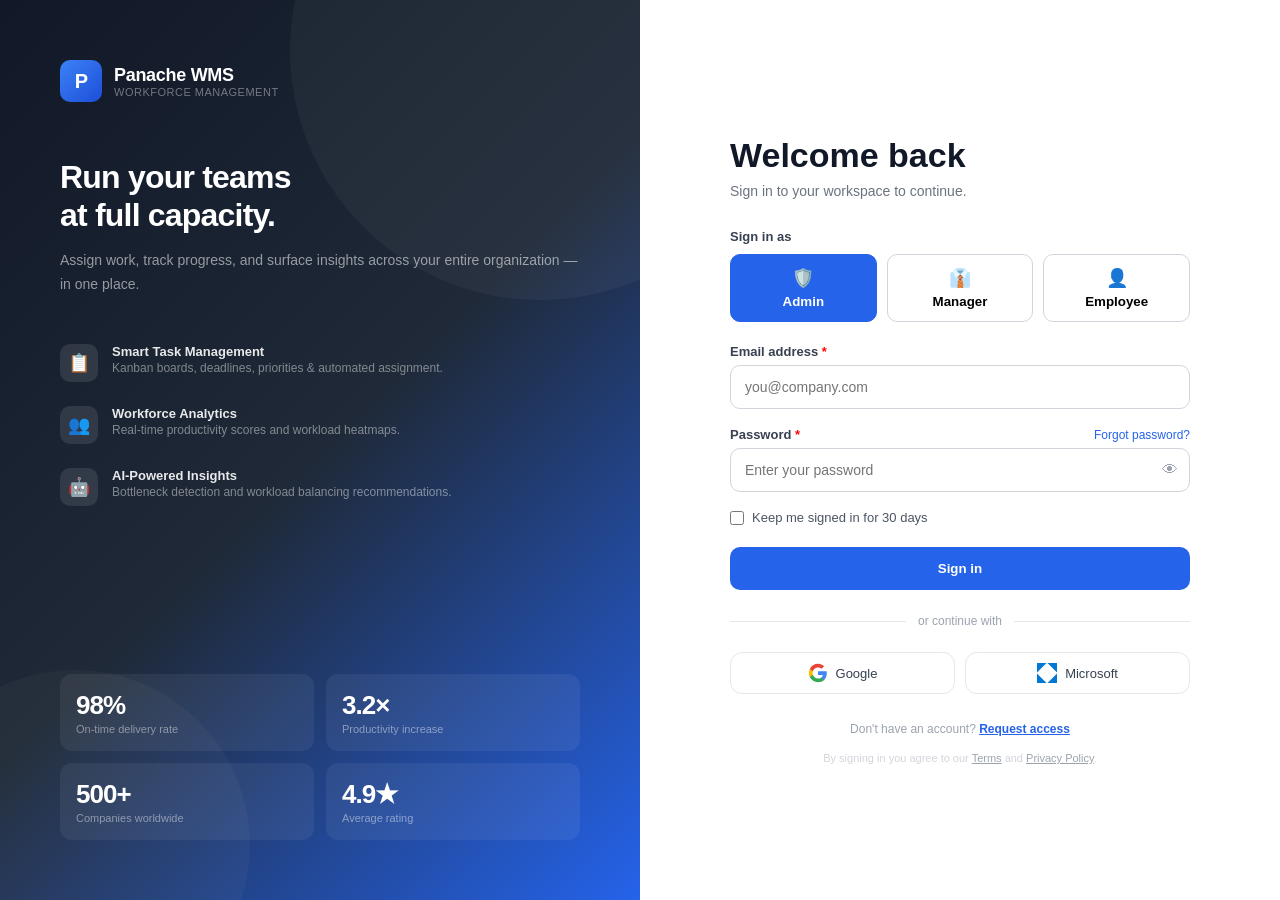
<file: login.html>
<!DOCTYPE html>
<html lang="en">
<head>
  <meta charset="UTF-8">
  <meta name="viewport" content="width=device-width,initial-scale=1">
  <title>Sign In — Panache WMS</title>
  <link rel="stylesheet" href="style.css">
  <style>
    .login-feature { display: flex; align-items: flex-start; gap: 14px; margin-bottom: 24px; }
    .login-feature-icon { width: 38px; height: 38px; border-radius: 10px; background: rgba(255,255,255,.1); display: flex; align-items: center; justify-content: center; font-size: 18px; flex-shrink: 0; }
    .login-feature-title { color: rgba(255,255,255,.9); font-size: 13px; font-weight: 600; }
    .login-feature-desc  { color: rgba(255,255,255,.45); font-size: 12px; margin-top: 2px; }
    .login-stats { display: grid; grid-template-columns: 1fr 1fr; gap: 12px; margin-top: auto; }
    .login-stat { background: rgba(255,255,255,.06); border-radius: 12px; padding: 16px; }
    .login-stat-val { color: #fff; font-size: 26px; font-weight: 800; letter-spacing: -1px; }
    .login-stat-label { color: rgba(255,255,255,.45); font-size: 11px; margin-top: 2px; }
    .sso-btn { display: flex; align-items: center; justify-content: center; gap: 8px; width: 100%; padding: 10px; border: 1.5px solid var(--gray-200); border-radius: var(--radius-md); background: #fff; font-size: 13px; font-weight: 500; color: var(--gray-700); cursor: pointer; transition: all .15s; }
    .sso-btn:hover { background: var(--gray-50); border-color: var(--gray-300); }
    .sso-icon { width: 20px; height: 20px; }
    .password-toggle { position: absolute; right: 12px; top: 50%; transform: translateY(-50%); background: none; border: none; cursor: pointer; color: var(--gray-400); font-size: 16px; }
    .input-wrap { position: relative; }
    .forgot-link { font-size: 12px; color: var(--brand-600); font-weight: 500; cursor: pointer; }
    .forgot-link:hover { text-decoration: underline; }
  </style>
</head>
<body style="background:#fff;">

<div class="login-page">

  <!-- LEFT — Branding panel -->
  <div class="login-left">
    <div style="position:relative;z-index:1;height:100%;display:flex;flex-direction:column;">
      <!-- Logo -->
      <div style="display:flex;align-items:center;gap:12px;margin-bottom:56px;">
        <div style="width:42px;height:42px;background:linear-gradient(135deg,#3B82F6,#1D4ED8);border-radius:10px;display:flex;align-items:center;justify-content:center;font-size:20px;font-weight:800;color:#fff;letter-spacing:-1px;">P</div>
        <div>
          <div style="color:#fff;font-size:18px;font-weight:700;letter-spacing:-.3px;">Panache WMS</div>
          <div style="color:rgba(255,255,255,.4);font-size:11px;letter-spacing:.5px;text-transform:uppercase;">Workforce Management</div>
        </div>
      </div>

      <h1 style="color:#fff;font-size:32px;font-weight:800;letter-spacing:-.8px;line-height:1.2;margin-bottom:14px;">
        Run your teams<br>at full capacity.
      </h1>
      <p style="color:rgba(255,255,255,.55);font-size:14px;line-height:1.7;margin-bottom:48px;">
        Assign work, track progress, and surface insights across your entire organization — in one place.
      </p>

      <!-- Features -->
      <div class="login-feature">
        <div class="login-feature-icon">📋</div>
        <div>
          <div class="login-feature-title">Smart Task Management</div>
          <div class="login-feature-desc">Kanban boards, deadlines, priorities & automated assignment.</div>
        </div>
      </div>
      <div class="login-feature">
        <div class="login-feature-icon">👥</div>
        <div>
          <div class="login-feature-title">Workforce Analytics</div>
          <div class="login-feature-desc">Real-time productivity scores and workload heatmaps.</div>
        </div>
      </div>
      <div class="login-feature">
        <div class="login-feature-icon">🤖</div>
        <div>
          <div class="login-feature-title">AI-Powered Insights</div>
          <div class="login-feature-desc">Bottleneck detection and workload balancing recommendations.</div>
        </div>
      </div>

      <!-- Stats -->
      <div class="login-stats">
        <div class="login-stat">
          <div class="login-stat-val">98%</div>
          <div class="login-stat-label">On-time delivery rate</div>
        </div>
        <div class="login-stat">
          <div class="login-stat-val">3.2×</div>
          <div class="login-stat-label">Productivity increase</div>
        </div>
        <div class="login-stat">
          <div class="login-stat-val">500+</div>
          <div class="login-stat-label">Companies worldwide</div>
        </div>
        <div class="login-stat">
          <div class="login-stat-val">4.9★</div>
          <div class="login-stat-label">Average rating</div>
        </div>
      </div>
    </div>
  </div>

  <!-- RIGHT — Login form -->
  <div class="login-right">
    <div class="login-form-wrap fade-in">

      <!-- Mobile logo -->
      <div class="login-logo" style="display:none;" id="mobile-logo">
        <div class="login-logo-icon">P</div>
        <div>
          <div style="font-size:16px;font-weight:700;color:var(--gray-900);">Panache WMS</div>
        </div>
      </div>

      <h2 class="login-heading">Welcome back</h2>
      <p class="login-subheading">Sign in to your workspace to continue.</p>

      <!-- Role selector -->
      <div style="margin-bottom:22px;">
        <label class="form-label" style="margin-bottom:10px;">Sign in as</label>
        <div class="role-selector">
          <button type="button" class="role-btn active" data-role="admin" onclick="selectRole('admin',this)">
            <span class="role-btn-icon">🛡️</span>Admin
          </button>
          <button type="button" class="role-btn" data-role="manager" onclick="selectRole('manager',this)">
            <span class="role-btn-icon">👔</span>Manager
          </button>
          <button type="button" class="role-btn" data-role="employee" onclick="selectRole('employee',this)">
            <span class="role-btn-icon">👤</span>Employee
          </button>
        </div>
      </div>

      <form id="login-form" novalidate>
        <input type="hidden" id="selected-role" value="admin">

        <div class="form-group">
          <label class="form-label">Email address <span>*</span></label>
          <input type="email" id="email" class="form-control" placeholder="you@company.com"
            data-rules='{"required":true,"email":true}' autocomplete="email">
          <div class="form-error" id="email-error"></div>
        </div>

        <div class="form-group">
          <div style="display:flex;align-items:center;justify-content:space-between;margin-bottom:6px;">
            <label class="form-label" style="margin:0;">Password <span>*</span></label>
            <span class="forgot-link" onclick="showForgot()">Forgot password?</span>
          </div>
          <div class="input-wrap">
            <input type="password" id="password" class="form-control" placeholder="Enter your password"
              data-rules='{"required":true,"minLen":6}' autocomplete="current-password">
            <button type="button" class="password-toggle" id="pwd-toggle" onclick="togglePwd()">👁</button>
          </div>
          <div class="form-error" id="password-error"></div>
        </div>

        <div style="display:flex;align-items:center;gap:8px;margin-bottom:22px;">
          <input type="checkbox" id="remember" style="width:14px;height:14px;accent-color:var(--brand-600);">
          <label for="remember" style="font-size:13px;color:var(--gray-600);cursor:pointer;">Keep me signed in for 30 days</label>
        </div>

        <button type="submit" class="btn btn-primary btn-xl w-full" id="login-btn">
          <span id="login-btn-text">Sign in</span>
          <span id="login-spinner" style="display:none;">⟳</span>
        </button>
      </form>

      <div class="login-divider"><span>or continue with</span></div>

      <div style="display:grid;grid-template-columns:1fr 1fr;gap:10px;">
        <button class="sso-btn" onclick="Toast.info('SSO coming soon.')">
          <svg class="sso-icon" viewBox="0 0 24 24"><path fill="#4285F4" d="M22.56 12.25c0-.78-.07-1.53-.2-2.25H12v4.26h5.92c-.26 1.37-1.04 2.53-2.21 3.31v2.77h3.57c2.08-1.92 3.28-4.74 3.28-8.09z"/><path fill="#34A853" d="M12 23c2.97 0 5.46-.98 7.28-2.66l-3.57-2.77c-.98.66-2.23 1.06-3.71 1.06-2.86 0-5.29-1.93-6.16-4.53H2.18v2.84C3.99 20.53 7.7 23 12 23z"/><path fill="#FBBC05" d="M5.84 14.09c-.22-.66-.35-1.36-.35-2.09s.13-1.43.35-2.09V7.07H2.18C1.43 8.55 1 10.22 1 12s.43 3.45 1.18 4.93l2.85-2.22.81-.62z"/><path fill="#EA4335" d="M12 5.38c1.62 0 3.06.56 4.21 1.64l3.15-3.15C17.45 2.09 14.97 1 12 1 7.7 1 3.99 3.47 2.18 7.07l3.66 2.84c.87-2.6 3.3-4.53 6.16-4.53z"/></svg>
          Google
        </button>
        <button class="sso-btn" onclick="Toast.info('SSO coming soon.')">
          <svg class="sso-icon" viewBox="0 0 24 24"><path fill="#0078D4" d="M11.4 24H0V12.6L11.4 24zm1.2 0L24 12.6V24H12.6zM0 11.4V0h11.4L0 11.4zm12.6-11.4H24v11.4L12.6 0z"/></svg>
          Microsoft
        </button>
      </div>

      <p style="text-align:center;margin-top:28px;font-size:12px;color:var(--gray-400);">
        Don't have an account? <a href="#" style="color:var(--brand-600);font-weight:600;" onclick="Toast.info('Contact your administrator to create an account.')">Request access</a>
      </p>
      <p style="text-align:center;margin-top:16px;font-size:11px;color:var(--gray-300);">
        By signing in you agree to our <a href="#" style="color:var(--gray-400);">Terms</a> and <a href="#" style="color:var(--gray-400);">Privacy Policy</a>.
      </p>
    </div>
  </div>
</div>

<!-- Forgot Password Modal -->
<div class="modal-overlay" id="forgot-modal">
  <div class="modal" style="max-width:400px;">
    <div class="modal-header">
      <div>
        <div class="modal-title">Reset your password</div>
        <p style="font-size:12px;color:var(--gray-500);margin-top:4px;">We'll send a reset link to your email.</p>
      </div>
      <button class="modal-close" onclick="Modal.close('forgot-modal')">✕</button>
    </div>
    <div class="modal-body">
      <div class="form-group">
        <label class="form-label">Email address</label>
        <input type="email" id="forgot-email" class="form-control" placeholder="you@company.com">
      </div>
    </div>
    <div class="modal-footer">
      <button class="btn btn-secondary" onclick="Modal.close('forgot-modal')">Cancel</button>
      <button class="btn btn-primary" onclick="submitForgot()">Send reset link</button>
    </div>
  </div>
</div>

<div class="toast-container" id="toast-container"></div>

<script src="app.js"></script>
<script>
  let selectedRole = 'admin';

  function selectRole(role, btn) {
    selectedRole = role;
    document.getElementById('selected-role').value = role;
    document.querySelectorAll('.role-btn').forEach(b => b.classList.remove('active'));
    btn.classList.add('active');
  }

  function togglePwd() {
    const inp = document.getElementById('password');
    inp.type = inp.type === 'password' ? 'text' : 'password';
  }

  function showForgot() { Modal.open('forgot-modal'); }

  async function submitForgot() {
    const email = document.getElementById('forgot-email').value.trim();
    if (!email) { Toast.error('Enter your email address.'); return; }
    try {
      // await API.forgotPassword(email);
      Toast.success('Reset link sent! Check your email.');
      Modal.close('forgot-modal');
    } catch (e) {
      Toast.error('Could not send reset link. Try again.');
    }
  }

  document.getElementById('login-form').addEventListener('submit', async function(e) {
    e.preventDefault();
    const emailEl = document.getElementById('email');
    const passEl  = document.getElementById('password');
    let valid = true;
    if (!Validate.field(emailEl, { required: true, email: true })) valid = false;
    if (!Validate.field(passEl,  { required: true, minLen: 6 }))   valid = false;
    if (!valid) return;

    const btn  = document.getElementById('login-btn');
    const text = document.getElementById('login-btn-text');
    const spin = document.getElementById('login-spinner');
    btn.disabled = true; text.textContent = 'Signing in…'; spin.style.display = 'inline'; spin.classList.add('spin');

    try {
      /* Actual API call:
      const res = await API.login(emailEl.value, passEl.value, selectedRole);
      Auth.setSession(res.token, res.user, res.role);
      Auth.redirectByRole(res.role);
      */

      // Demo: simulate login
      await new Promise(r => setTimeout(r, 1200));
      Auth.setSession('demo-token-xyz', { name: 'Demo User', email: emailEl.value }, selectedRole);
      Toast.success('Signed in successfully. Redirecting…');
      setTimeout(() => Auth.redirectByRole(selectedRole), 900);
    } catch (err) {
      Toast.error('Invalid credentials. Please try again.');
      btn.disabled = false; text.textContent = 'Sign in'; spin.style.display = 'none'; spin.classList.remove('spin');
    }
  });

  // Mobile logo
  if (window.innerWidth < 900) document.getElementById('mobile-logo').style.display = 'flex';
</script>
</body>
</html>
</file>
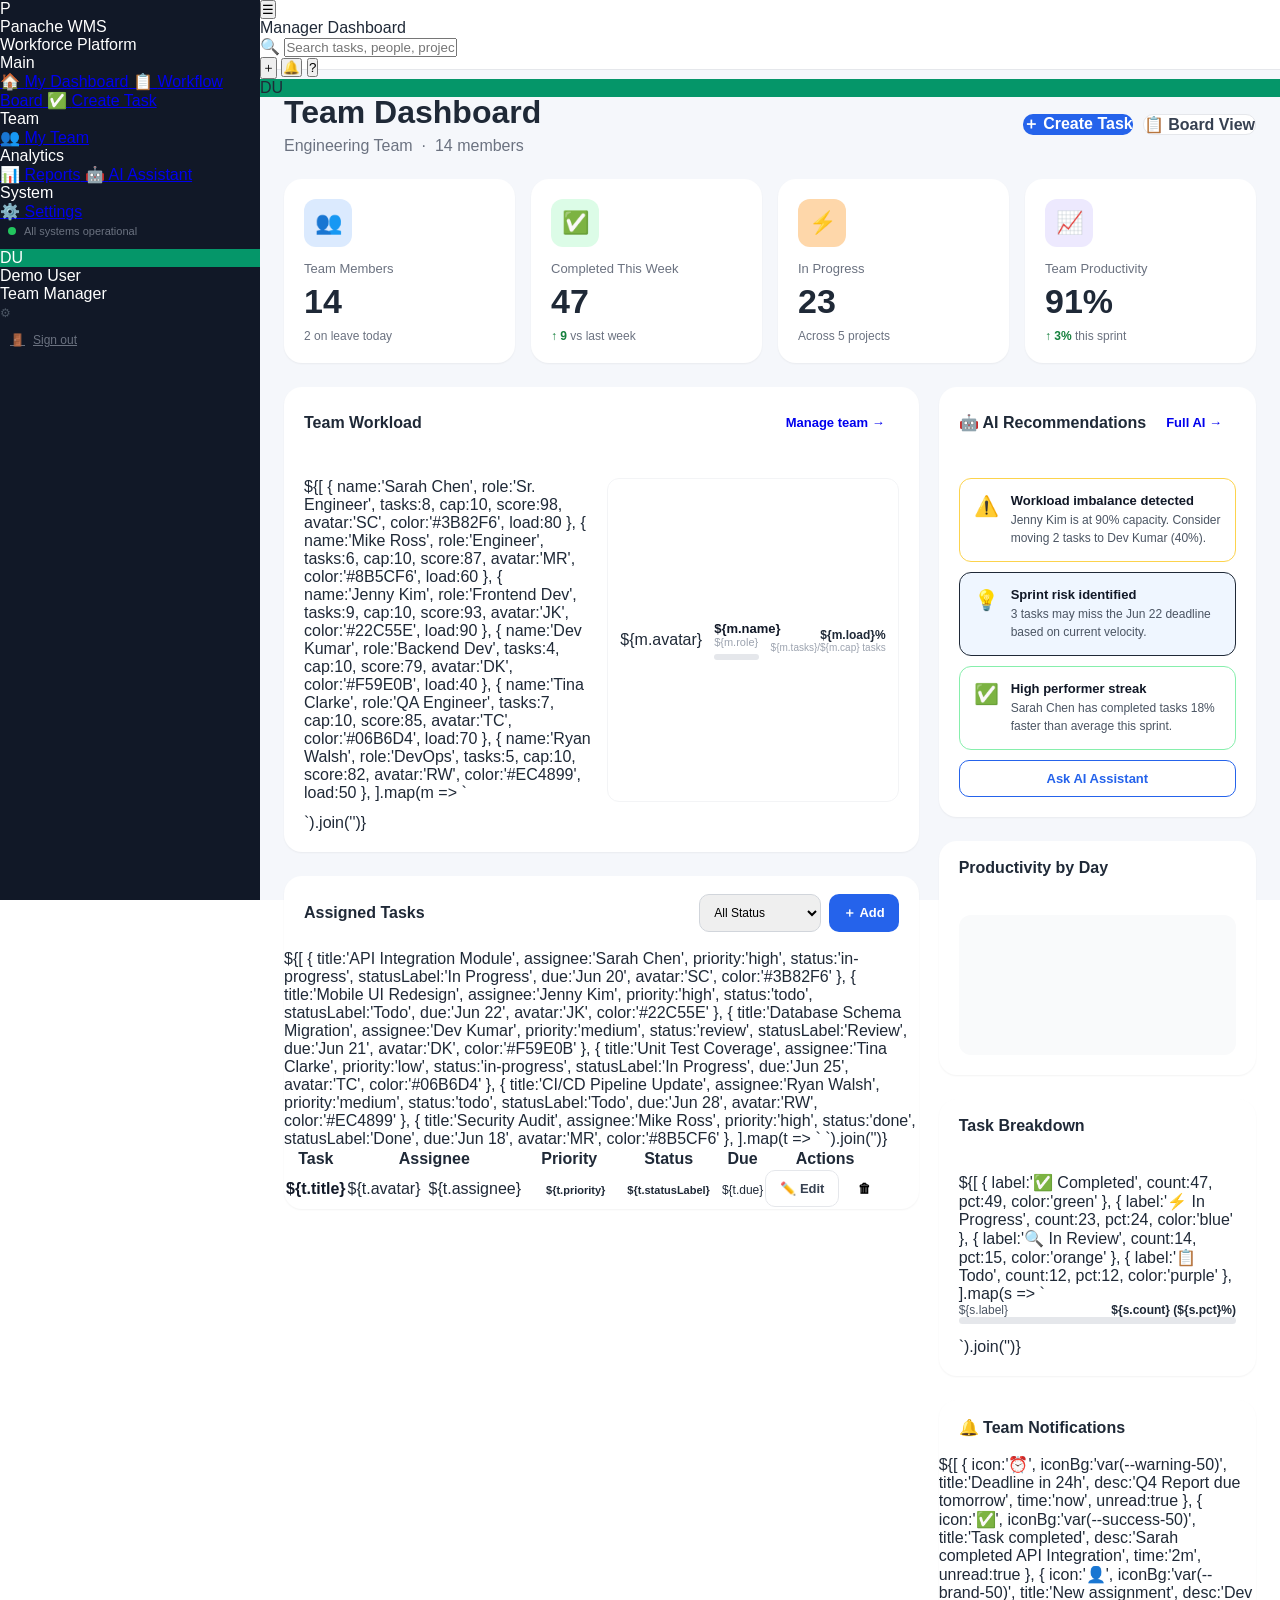
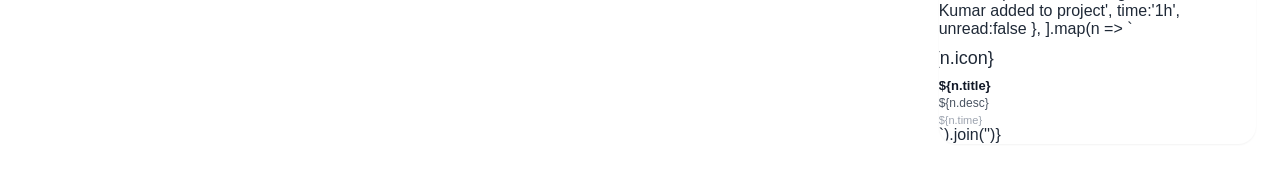
<file: manager-dashboard.html>
<!DOCTYPE html>
<html lang="en">
<head>
  <meta charset="UTF-8">
  <meta name="viewport" content="width=device-width,initial-scale=1">
  <title>Manager Dashboard — Panache WMS</title>
  <link rel="stylesheet" href="style.css">
  <style>
    .team-member-card {
      display: flex; align-items: center; gap: 12px;
      padding: 12px; border-radius: var(--radius-md);
      border: 1px solid var(--gray-100); background: var(--gray-25);
      transition: all .15s;
    }
    .team-member-card:hover { border-color: var(--brand-200); background: var(--brand-50); }
    .workload-indicator { height: 6px; border-radius: 99px; background: var(--gray-200); margin-top: 6px; }
    .ai-rec { display: flex; gap: 12px; padding: 14px; border-radius: var(--radius-md); border: 1px solid; margin-bottom: 10px; }
    .ai-rec.warning { background: var(--warning-50); border-color: #FCD34D; }
    .ai-rec.info    { background: var(--brand-50);   border-color: var(--brand-200); }
    .ai-rec.success { background: var(--success-50); border-color: #86EFAC; }
    .ai-rec-icon { font-size: 20px; flex-shrink: 0; margin-top: 1px; }
    .ai-rec-title { font-size: 13px; font-weight: 700; color: var(--gray-900); }
    .ai-rec-desc  { font-size: 12px; color: var(--gray-600); margin-top: 3px; line-height: 1.5; }
  </style>
</head>
<body>
<div class="app-shell">
  <nav class="sidebar"></nav>
  <div class="sidebar-overlay" id="sidebar-overlay"></div>
  <header class="topbar"></header>
  <main class="main-content fade-in">

    <div class="flex-between mb-24">
      <div>
        <h1 class="page-title">Team Dashboard</h1>
        <p class="page-subtitle">Engineering Team &nbsp;·&nbsp; 14 members</p>
      </div>
      <div style="display:flex;gap:10px;">
        <a href="create-task.html" class="btn btn-primary">＋ Create Task</a>
        <a href="workflow-board.html" class="btn btn-secondary">📋 Board View</a>
      </div>
    </div>

    <!-- KPIs -->
    <div class="kpi-grid section-gap">
      <div class="kpi-card blue">
        <div class="kpi-icon blue">👥</div>
        <div class="kpi-label">Team Members</div>
        <div class="kpi-value">14</div>
        <div class="kpi-meta">2 on leave today</div>
      </div>
      <div class="kpi-card green">
        <div class="kpi-icon green">✅</div>
        <div class="kpi-label">Completed This Week</div>
        <div class="kpi-value">47</div>
        <div class="kpi-meta"><span class="kpi-change up">↑ 9</span> vs last week</div>
      </div>
      <div class="kpi-card orange">
        <div class="kpi-icon orange">⚡</div>
        <div class="kpi-label">In Progress</div>
        <div class="kpi-value">23</div>
        <div class="kpi-meta">Across 5 projects</div>
      </div>
      <div class="kpi-card purple">
        <div class="kpi-icon purple">📈</div>
        <div class="kpi-label">Team Productivity</div>
        <div class="kpi-value">91%</div>
        <div class="kpi-meta"><span class="kpi-change up">↑ 3%</span> this sprint</div>
      </div>
    </div>

    <!-- Main grid -->
    <div class="grid-2-1 section-gap">
      <!-- Team Overview -->
      <div>
        <!-- Team Workload -->
        <div class="card section-gap">
          <div class="card-header">
            <h3 class="card-title">Team Workload</h3>
            <a href="employee-management.html" class="btn btn-ghost btn-sm">Manage team →</a>
          </div>
          <div class="card-body">
            <div style="display:grid;grid-template-columns:1fr 1fr;gap:12px;" id="team-grid">
              ${[
                { name:'Sarah Chen',   role:'Sr. Engineer',   tasks:8,  cap:10, score:98, avatar:'SC', color:'#3B82F6', load:80 },
                { name:'Mike Ross',    role:'Engineer',        tasks:6,  cap:10, score:87, avatar:'MR', color:'#8B5CF6', load:60 },
                { name:'Jenny Kim',    role:'Frontend Dev',    tasks:9,  cap:10, score:93, avatar:'JK', color:'#22C55E', load:90 },
                { name:'Dev Kumar',    role:'Backend Dev',     tasks:4,  cap:10, score:79, avatar:'DK', color:'#F59E0B', load:40 },
                { name:'Tina Clarke',  role:'QA Engineer',     tasks:7,  cap:10, score:85, avatar:'TC', color:'#06B6D4', load:70 },
                { name:'Ryan Walsh',   role:'DevOps',          tasks:5,  cap:10, score:82, avatar:'RW', color:'#EC4899', load:50 },
              ].map(m => `
                <div class="team-member-card">
                  <div class="avatar" style="background:${m.color}">${m.avatar}</div>
                  <div style="flex:1;min-width:0;">
                    <div style="font-size:13px;font-weight:600;color:var(--gray-900);">${m.name}</div>
                    <div style="font-size:11px;color:var(--gray-400);">${m.role}</div>
                    <div class="workload-indicator">
                      <div class="progress-fill ${m.load>80?'red':m.load>60?'orange':'green'}" data-pct="${m.load}" style="height:6px;"></div>
                    </div>
                  </div>
                  <div style="text-align:right;flex-shrink:0;">
                    <div style="font-size:12px;font-weight:700;color:${m.load>80?'var(--danger-600)':m.load>60?'var(--warning-600)':'var(--success-600)'};">${m.load}%</div>
                    <div style="font-size:10px;color:var(--gray-400);">${m.tasks}/${m.cap} tasks</div>
                  </div>
                </div>
              `).join('')}
            </div>
          </div>
        </div>

        <!-- Task Table -->
        <div class="card">
          <div class="card-header">
            <h3 class="card-title">Assigned Tasks</h3>
            <div style="display:flex;gap:8px;">
              <select class="form-control" style="width:auto;padding:6px 28px 6px 10px;font-size:12px;" id="task-filter" onchange="filterTasks()">
                <option value="">All Status</option>
                <option value="todo">Todo</option>
                <option value="in-progress">In Progress</option>
                <option value="review">Review</option>
                <option value="done">Done</option>
              </select>
              <a href="create-task.html" class="btn btn-primary btn-sm">＋ Add</a>
            </div>
          </div>
          <div class="card-body-p0">
            <div class="table-wrapper">
              <table class="table">
                <thead>
                  <tr>
                    <th>Task</th><th>Assignee</th><th>Priority</th><th>Status</th><th>Due</th><th>Actions</th>
                  </tr>
                </thead>
                <tbody id="manager-task-tbody">
                  ${[
                    { title:'API Integration Module',    assignee:'Sarah Chen',  priority:'high',   status:'in-progress', statusLabel:'In Progress', due:'Jun 20', avatar:'SC', color:'#3B82F6' },
                    { title:'Mobile UI Redesign',        assignee:'Jenny Kim',   priority:'high',   status:'todo',        statusLabel:'Todo',        due:'Jun 22', avatar:'JK', color:'#22C55E' },
                    { title:'Database Schema Migration', assignee:'Dev Kumar',   priority:'medium', status:'review',      statusLabel:'Review',      due:'Jun 21', avatar:'DK', color:'#F59E0B' },
                    { title:'Unit Test Coverage',        assignee:'Tina Clarke', priority:'low',    status:'in-progress', statusLabel:'In Progress', due:'Jun 25', avatar:'TC', color:'#06B6D4' },
                    { title:'CI/CD Pipeline Update',     assignee:'Ryan Walsh',  priority:'medium', status:'todo',        statusLabel:'Todo',        due:'Jun 28', avatar:'RW', color:'#EC4899' },
                    { title:'Security Audit',            assignee:'Mike Ross',   priority:'high',   status:'done',        statusLabel:'Done',        due:'Jun 18', avatar:'MR', color:'#8B5CF6' },
                  ].map(t => `
                    <tr data-status="${t.status}">
                      <td><div style="font-weight:600;color:var(--gray-900);">${t.title}</div></td>
                      <td>
                        <div style="display:flex;align-items:center;gap:8px;">
                          <div class="avatar avatar-sm" style="background:${t.color}">${t.avatar}</div>
                          <span>${t.assignee}</span>
                        </div>
                      </td>
                      <td>
                        <span class="badge badge-${t.priority==='high'?'red':t.priority==='medium'?'orange':'gray'}">
                          <span class="priority-dot dot-${t.priority}"></span>${t.priority}
                        </span>
                      </td>
                      <td>
                        <span class="badge badge-${t.status==='done'?'green':t.status==='in-progress'?'blue':t.status==='review'?'orange':'gray'}">${t.statusLabel}</span>
                      </td>
                      <td><span style="font-size:12px;color:${t.status==='done'?'var(--gray-400)':'var(--gray-700)'};">${t.due}</span></td>
                      <td>
                        <div class="table-actions">
                          <a href="create-task.html?edit=1" class="btn btn-secondary btn-sm">✏️ Edit</a>
                          <button class="btn btn-ghost btn-sm" onclick="deleteTask(this)">🗑</button>
                        </div>
                      </td>
                    </tr>
                  `).join('')}
                </tbody>
              </table>
            </div>
          </div>
        </div>
      </div>

      <!-- Right column -->
      <div>
        <!-- AI Recommendations -->
        <div class="card section-gap">
          <div class="card-header">
            <h3 class="card-title">🤖 AI Recommendations</h3>
            <a href="ai-assistant.html" class="btn btn-ghost btn-sm">Full AI →</a>
          </div>
          <div class="card-body">
            <div class="ai-rec warning">
              <div class="ai-rec-icon">⚠️</div>
              <div>
                <div class="ai-rec-title">Workload imbalance detected</div>
                <div class="ai-rec-desc">Jenny Kim is at 90% capacity. Consider moving 2 tasks to Dev Kumar (40%).</div>
              </div>
            </div>
            <div class="ai-rec info">
              <div class="ai-rec-icon">💡</div>
              <div>
                <div class="ai-rec-title">Sprint risk identified</div>
                <div class="ai-rec-desc">3 tasks may miss the Jun 22 deadline based on current velocity.</div>
              </div>
            </div>
            <div class="ai-rec success">
              <div class="ai-rec-icon">✅</div>
              <div>
                <div class="ai-rec-title">High performer streak</div>
                <div class="ai-rec-desc">Sarah Chen has completed tasks 18% faster than average this sprint.</div>
              </div>
            </div>
            <a href="ai-assistant.html" class="btn btn-outline-primary btn-sm w-full mt-8">Ask AI Assistant</a>
          </div>
        </div>

        <!-- Productivity Chart -->
        <div class="card section-gap">
          <div class="card-header"><h3 class="card-title">Productivity by Day</h3></div>
          <div class="card-body">
            <div id="prod-chart" class="chart-placeholder" style="height:140px;"></div>
          </div>
        </div>

        <!-- Task Breakdown -->
        <div class="card section-gap">
          <div class="card-header"><h3 class="card-title">Task Breakdown</h3></div>
          <div class="card-body">
            ${[
              { label:'✅ Completed', count:47, pct:49, color:'green' },
              { label:'⚡ In Progress', count:23, pct:24, color:'blue' },
              { label:'🔍 In Review', count:14, pct:15, color:'orange' },
              { label:'📋 Todo', count:12, pct:12, color:'purple' },
            ].map(s => `
              <div style="margin-bottom:14px;">
                <div class="flex-between mb-4">
                  <span style="font-size:12px;color:var(--gray-600);">${s.label}</span>
                  <span style="font-size:12px;font-weight:700;color:var(--gray-800);">${s.count} (${s.pct}%)</span>
                </div>
                <div class="progress-bar" style="height:7px;">
                  <div class="progress-fill ${s.color}" data-pct="${s.pct}"></div>
                </div>
              </div>
            `).join('')}
          </div>
        </div>

        <!-- Notifications -->
        <div class="card">
          <div class="card-header"><h3 class="card-title">🔔 Team Notifications</h3></div>
          <div class="notif-list">
            ${[
              { icon:'⏰', iconBg:'var(--warning-50)', title:'Deadline in 24h', desc:'Q4 Report due tomorrow', time:'now', unread:true },
              { icon:'✅', iconBg:'var(--success-50)', title:'Task completed', desc:'Sarah completed API Integration', time:'2m', unread:true },
              { icon:'👤', iconBg:'var(--brand-50)', title:'New assignment', desc:'Dev Kumar added to project', time:'1h', unread:false },
            ].map(n => `
              <div class="notif-item${n.unread?' unread':''}">
                <div class="notif-icon" style="background:${n.iconBg};">${n.icon}</div>
                <div class="notif-body">
                  <div class="notif-title">${n.title}</div>
                  <div class="notif-desc">${n.desc}</div>
                  <div class="notif-time">${n.time}</div>
                </div>
              </div>
            `).join('')}
          </div>
        </div>
      </div>
    </div>

  </main>
</div>
<div class="toast-container" id="toast-container"></div>
<script src="app.js"></script>
<script src="shell.js"></script>
<script>
  renderShell({ role: Auth.getRole() || 'manager', page: 'manager-dashboard.html', title: 'Manager Dashboard' });

  Charts.renderBars('prod-chart', [
    {label:'M',value:72},{label:'T',value:89},{label:'W',value:65},{label:'T',value:94},{label:'F',value:87},
  ], { colors: ['linear-gradient(180deg,#818CF8,#4F46E5)'] });

  function filterTasks() {
    const val = document.getElementById('task-filter').value;
    document.querySelectorAll('#manager-task-tbody tr').forEach(row => {
      row.style.display = (!val || row.dataset.status === val) ? '' : 'none';
    });
  }

  function deleteTask(btn) {
    const row = btn.closest('tr');
    if (confirm('Delete this task?')) {
      row.style.opacity = '0.4';
      setTimeout(() => { row.remove(); Toast.success('Task deleted.'); }, 300);
    }
  }
</script>
</body>
</html>
</file>
<file: style.css>
/* ==================================
   PANACHE WMS LOGIN PAGE
================================== */

:root{

    --brand-50:#eff6ff;
    --brand-100:#dbeafe;
    --brand-500:#3b82f6;
    --brand-600:#2563eb;
    --brand-700:#1d4ed8;

    --gray-50:#f9fafb;
    --gray-100:#f3f4f6;
    --gray-200:#e5e7eb;
    --gray-300:#d1d5db;
    --gray-400:#9ca3af;
    --gray-500:#6b7280;
    --gray-600:#4b5563;
    --gray-700:#374151;
    --gray-800:#1f2937;
    --gray-900:#111827;

    --success-500:#22c55e;

    --radius-sm:8px;
    --radius-md:12px;
    --radius-lg:18px;

    --shadow-sm:0 2px 6px rgba(0,0,0,.05);
    --shadow-md:0 8px 20px rgba(0,0,0,.08);
}

*{
    margin:0;
    padding:0;
    box-sizing:border-box;
}

html,
body{
    width:100%;
    height:100%;
    font-family:'Segoe UI',sans-serif;
    background:#fff;
}

/* ======================
   PAGE
====================== */

.login-page{
    min-height:100vh;
    display:grid;
    grid-template-columns:1fr 1fr;
}

/* ======================
   LEFT SIDE
====================== */

.login-left{
    background:linear-gradient(
        135deg,
        #111827,
        #1f2937,
        #2563eb
    );

    padding:60px;
    position:relative;
    overflow:hidden;
}

.login-left::before{
    content:"";
    position:absolute;
    width:500px;
    height:500px;
    background:rgba(255,255,255,.04);
    border-radius:50%;
    top:-200px;
    right:-150px;
}

.login-left::after{
    content:"";
    position:absolute;
    width:350px;
    height:350px;
    background:rgba(255,255,255,.03);
    border-radius:50%;
    bottom:-120px;
    left:-100px;
}

/* ======================
   RIGHT SIDE
====================== */

.login-right{
    display:flex;
    justify-content:center;
    align-items:center;
    padding:40px;
    background:#fff;
}

.login-form-wrap{
    width:100%;
    max-width:460px;
}

.login-heading{
    font-size:34px;
    font-weight:800;
    color:var(--gray-900);
    margin-bottom:8px;
}

.login-subheading{
    color:var(--gray-500);
    margin-bottom:30px;
    font-size:14px;
}

/* ======================
   FORM
====================== */

.form-group{
    margin-bottom:18px;
}

.form-label{
    display:block;
    font-size:13px;
    font-weight:600;
    color:var(--gray-700);
    margin-bottom:6px;
}

.form-label span{
    color:red;
}

.form-control{
    width:100%;
    padding:13px 14px;
    border:1px solid var(--gray-300);
    border-radius:10px;
    font-size:14px;
    outline:none;
    transition:.25s;
}

.form-control:focus{
    border-color:var(--brand-600);
    box-shadow:0 0 0 4px rgba(37,99,235,.12);
}

/* ======================
   ROLE BUTTONS
====================== */

.role-selector{
    display:flex;
    gap:10px;
}

.role-btn{
    flex:1;
    border:1px solid var(--gray-300);
    background:#fff;
    padding:12px;
    border-radius:10px;
    cursor:pointer;
    transition:.25s;
    font-weight:600;
}

.role-btn:hover{
    border-color:var(--brand-600);
}

.role-btn.active{
    background:var(--brand-600);
    color:white;
    border-color:var(--brand-600);
}

.role-btn-icon{
    display:block;
    font-size:18px;
    margin-bottom:5px;
}

/* ======================
   BUTTONS
====================== */

.btn{
    border:none;
    cursor:pointer;
    font-weight:600;
    border-radius:10px;
    transition:.25s;
}

.btn-primary{
    background:var(--brand-600);
    color:white;
}

.btn-primary:hover{
    background:var(--brand-700);
}

.btn-secondary{
    background:var(--gray-100);
    color:var(--gray-700);
}

.btn-xl{
    padding:14px;
}

.w-full{
    width:100%;
}

/* ======================
   DIVIDER
====================== */

.login-divider{
    display:flex;
    align-items:center;
    margin:24px 0;
}

.login-divider::before,
.login-divider::after{
    content:"";
    flex:1;
    height:1px;
    background:var(--gray-200);
}

.login-divider span{
    padding:0 12px;
    color:var(--gray-400);
    font-size:12px;
}

/* ======================
   LOGO
====================== */

.login-logo{
    display:flex;
    align-items:center;
    gap:10px;
    margin-bottom:20px;
}

.login-logo-icon{
    width:42px;
    height:42px;
    background:var(--brand-600);
    color:white;
    display:flex;
    align-items:center;
    justify-content:center;
    border-radius:10px;
    font-weight:700;
}

/* ======================
   MODAL
====================== */

.modal-overlay{
    display:none;
    position:fixed;
    inset:0;
    background:rgba(0,0,0,.5);
    justify-content:center;
    align-items:center;
    z-index:999;
}

.modal{
    background:white;
    width:90%;
    max-width:500px;
    border-radius:16px;
    box-shadow:var(--shadow-md);
}

.modal-header{
    display:flex;
    justify-content:space-between;
    padding:20px;
    border-bottom:1px solid var(--gray-200);
}

.modal-title{
    font-weight:700;
    font-size:18px;
}

.modal-body{
    padding:20px;
}

.modal-footer{
    padding:20px;
    display:flex;
    justify-content:flex-end;
    gap:10px;
}

.modal-close{
    background:none;
    border:none;
    cursor:pointer;
    font-size:18px;
}

/* ======================
   TOAST
====================== */

.toast-container{
    position:fixed;
    right:20px;
    bottom:20px;
    z-index:9999;
}

/* ======================
   ANIMATION
====================== */

.fade-in{
    animation:fadeIn .5s ease;
}

@keyframes fadeIn{

    from{
        opacity:0;
        transform:translateY(20px);
    }

    to{
        opacity:1;
        transform:translateY(0);
    }

}

.spin{
    display:inline-block;
    animation:spin 1s linear infinite;
}

@keyframes spin{

    from{
        transform:rotate(0deg);
    }

    to{
        transform:rotate(360deg);
    }

}

/* ======================
   MOBILE
====================== */

@media(max-width:900px){

    .login-page{
        grid-template-columns:1fr;
    }

    .login-left{
        display:none;
    }

    .login-right{
        padding:30px;
    }

    .login-heading{
        font-size:28px;
    }

}


/* =====================================================
   PANACHE WMS ADMIN DASHBOARD
===================================================== */

:root{
  --brand-50:#eff6ff;
  --brand-100:#dbeafe;
  --brand-500:#3b82f6;
  --brand-600:#2563eb;

  --success-500:#22c55e;
  --success-700:#15803d;

  --warning-500:#f59e0b;
  --warning-700:#b45309;

  --purple-50:#f5f3ff;
  --purple-500:#8b5cf6;

  --gray-50:#f9fafb;
  --gray-100:#f3f4f6;
  --gray-200:#e5e7eb;
  --gray-300:#d1d5db;
  --gray-400:#9ca3af;
  --gray-500:#6b7280;
  --gray-600:#4b5563;
  --gray-700:#374151;
  --gray-800:#1f2937;
  --gray-900:#111827;

  --radius-md:12px;
  --radius-lg:18px;

  --shadow-sm:0 1px 2px rgba(0,0,0,.05);
  --shadow-md:0 4px 12px rgba(0,0,0,.08);
}

*{
  margin:0;
  padding:0;
  box-sizing:border-box;
}

body{
  font-family:Inter,sans-serif;
  background:#f5f7fb;
  color:var(--gray-800);
}

/* APP LAYOUT */

.app-shell{
  display:flex;
  min-height:100vh;
}

.sidebar{
  width:260px;
  background:#111827;
  color:white;
  position:fixed;
  left:0;
  top:0;
  bottom:0;
}

.topbar{
  position:fixed;
  left:260px;
  right:0;
  top:0;
  height:70px;
  background:white;
  border-bottom:1px solid var(--gray-200);
  z-index:100;
}

.main-content{
  margin-left:260px;
  margin-top:70px;
  padding:24px;
  width:100%;
}

/* HEADER */

.page-title{
  font-size:32px;
  font-weight:800;
}

.page-subtitle{
  color:var(--gray-500);
  margin-top:6px;
}

.flex-between{
  display:flex;
  justify-content:space-between;
  align-items:center;
}

.mb-24{
  margin-bottom:24px;
}

.mb-8{
  margin-bottom:8px;
}

.section-gap{
  margin-bottom:24px;
}

/* BUTTONS */

.btn{
  border:none;
  cursor:pointer;
  text-decoration:none;
  display:inline-flex;
  align-items:center;
  justify-content:center;
  gap:8px;
  border-radius:10px;
  font-weight:600;
}

.btn-sm{
  padding:10px 14px;
  font-size:13px;
}

.btn-primary{
  background:var(--brand-600);
  color:white;
}

.btn-primary:hover{
  opacity:.9;
}

.btn-secondary{
  background:white;
  border:1px solid var(--gray-200);
}

.btn-ghost{
  background:transparent;
}

.btn-outline-primary{
  border:1px solid var(--brand-600);
  color:var(--brand-600);
  background:white;
}

.w-full{
  width:100%;
}

/* KPI */

.kpi-grid{
  display:grid;
  grid-template-columns:repeat(4,1fr);
  gap:16px;
}

.kpi-card{
  background:white;
  border-radius:18px;
  padding:20px;
  box-shadow:var(--shadow-sm);
}

.kpi-icon{
  width:48px;
  height:48px;
  border-radius:12px;
  display:flex;
  align-items:center;
  justify-content:center;
  font-size:22px;
  margin-bottom:14px;
}

.kpi-icon.blue{
  background:#dbeafe;
}

.kpi-icon.green{
  background:#dcfce7;
}

.kpi-icon.orange{
  background:#fed7aa;
}

.kpi-icon.purple{
  background:#ede9fe;
}

.kpi-icon.red{
  background:#fee2e2;
}

.kpi-label{
  color:var(--gray-500);
  font-size:13px;
}

.kpi-value{
  font-size:34px;
  font-weight:800;
  margin-top:6px;
}

.kpi-meta{
  margin-top:8px;
  font-size:12px;
  color:var(--gray-500);
}

.kpi-change.up{
  color:var(--success-700);
  font-weight:700;
}

.kpi-change.down{
  color:#dc2626;
  font-weight:700;
}

/* CARDS */

.card{
  background:white;
  border-radius:18px;
  overflow:hidden;
  box-shadow:var(--shadow-sm);
}

.card-header{
  padding:18px 20px;
  display:flex;
  justify-content:space-between;
  align-items:center;
}

.card-title{
  font-size:16px;
  font-weight:700;
}

.card-body{
  padding:20px;
}

.card-body-p0{
  padding:0;
}

.card-footer{
  padding:16px 20px;
  border-top:1px solid var(--gray-100);
}

/* GRID */

.grid-2-1{
  display:grid;
  grid-template-columns:2fr 1fr;
  gap:20px;
}

.grid-3{
  display:grid;
  grid-template-columns:1fr 1fr 1fr;
  gap:20px;
}

/* PROGRESS */

.progress-bar{
  width:100%;
  background:var(--gray-200);
  border-radius:999px;
  overflow:hidden;
}

.progress-fill{
  height:100%;
}

.progress-fill.blue{
  background:#3b82f6;
}

.progress-fill.green{
  background:#22c55e;
}

.progress-fill.orange{
  background:#f59e0b;
}

.progress-fill.red{
  background:#ef4444;
}

/* ACTIVITY */

.activity-item{
  display:flex;
  gap:12px;
  padding:14px 20px;
  border-bottom:1px solid var(--gray-100);
}

.activity-avatar{
  width:38px;
  height:38px;
  border-radius:50%;
  color:white;
  display:flex;
  align-items:center;
  justify-content:center;
  font-size:12px;
  font-weight:700;
}

.activity-text{
  font-size:13px;
}

.activity-time{
  font-size:11px;
  color:var(--gray-500);
  margin-top:4px;
}

/* BADGES */

.badge{
  padding:4px 10px;
  border-radius:999px;
  font-size:11px;
  font-weight:700;
}

.badge-green{
  background:#dcfce7;
  color:#15803d;
}

/* CHART PLACEHOLDER */

.chart-placeholder{
  display:flex;
  align-items:center;
  justify-content:center;
  background:var(--gray-50);
  border-radius:12px;
  color:var(--gray-400);
}

/* RESPONSIVE */

@media(max-width:1200px){

  .kpi-grid{
    grid-template-columns:repeat(2,1fr);
  }

  .grid-2-1,
  .grid-3{
    grid-template-columns:1fr;
  }
}

@media(max-width:768px){

  .sidebar{
    display:none;
  }

  .topbar{
    left:0;
  }

  .main-content{
    margin-left:0;
  }

  .kpi-grid{
    grid-template-columns:1fr;
  }
}


/* =====================================
   EMPLOYEE DASHBOARD FIXES
===================================== */

:root{
  --danger-500:#ef4444;
  --purple-500:#8b5cf6;
}

/* TASK FILTERS */

.task-filter-btn.active{
  color:var(--brand-600);
  font-weight:700;
}

/* TASK CHECK */

.task-check{
  width:18px;
  height:18px;
  border-radius:50%;
  border:2px solid var(--gray-300);
  display:flex;
  align-items:center;
  justify-content:center;
  cursor:pointer;
  flex-shrink:0;
}

.task-check.done{
  background:var(--success-500);
  border-color:var(--success-500);
  color:#fff;
}

/* PRIORITY DOTS */

.priority-dot{
  width:8px;
  height:8px;
  border-radius:50%;
  display:inline-block;
  margin-right:5px;
}

.dot-high{
  background:#ef4444;
}

.dot-medium{
  background:#f59e0b;
}

.dot-low{
  background:#9ca3af;
}

/* BADGES */

.badge-red{
  background:#fee2e2;
  color:#b91c1c;
}

.badge-orange{
  background:#ffedd5;
  color:#c2410c;
}

.badge-gray{
  background:#f3f4f6;
  color:#4b5563;
}

.badge-blue{
  background:#dbeafe;
  color:#1d4ed8;
}

/* NOTIFICATIONS */

.notif-item{
  display:flex;
  gap:12px;
  padding:14px 20px;
  border-bottom:1px solid var(--gray-100);
}

.notif-item:last-child{
  border-bottom:none;
}

.notif-item.unread{
  background:#fafcff;
}

.notif-icon{
  width:40px;
  height:40px;
  border-radius:12px;
  display:flex;
  align-items:center;
  justify-content:center;
  font-size:18px;
  flex-shrink:0;
}

.notif-body{
  flex:1;
}

.notif-title{
  font-size:13px;
  font-weight:700;
  color:var(--gray-900);
}

.notif-desc{
  font-size:12px;
  color:var(--gray-600);
  margin-top:3px;
}

.notif-time{
  font-size:11px;
  color:var(--gray-400);
  margin-top:4px;
}

/* EMPLOYEE TASK LIST */

.my-task-item{
  display:flex;
  align-items:center;
  gap:12px;
  padding:12px 20px;
  border-bottom:1px solid var(--gray-100);
}

.my-task-item:hover{
  background:var(--gray-50);
}

.my-task-item:last-child{
  border-bottom:none;
}

/* DAILY ACTIVITY */

.daily-activity-item{
  display:flex;
  gap:12px;
  padding:12px 20px;
  border-bottom:1px solid var(--gray-100);
}

.daily-activity-item:last-child{
  border-bottom:none;
}

.timeline-dot{
  width:8px;
  height:8px;
  border-radius:50%;
  margin-top:6px;
  flex-shrink:0;
}
</file>
